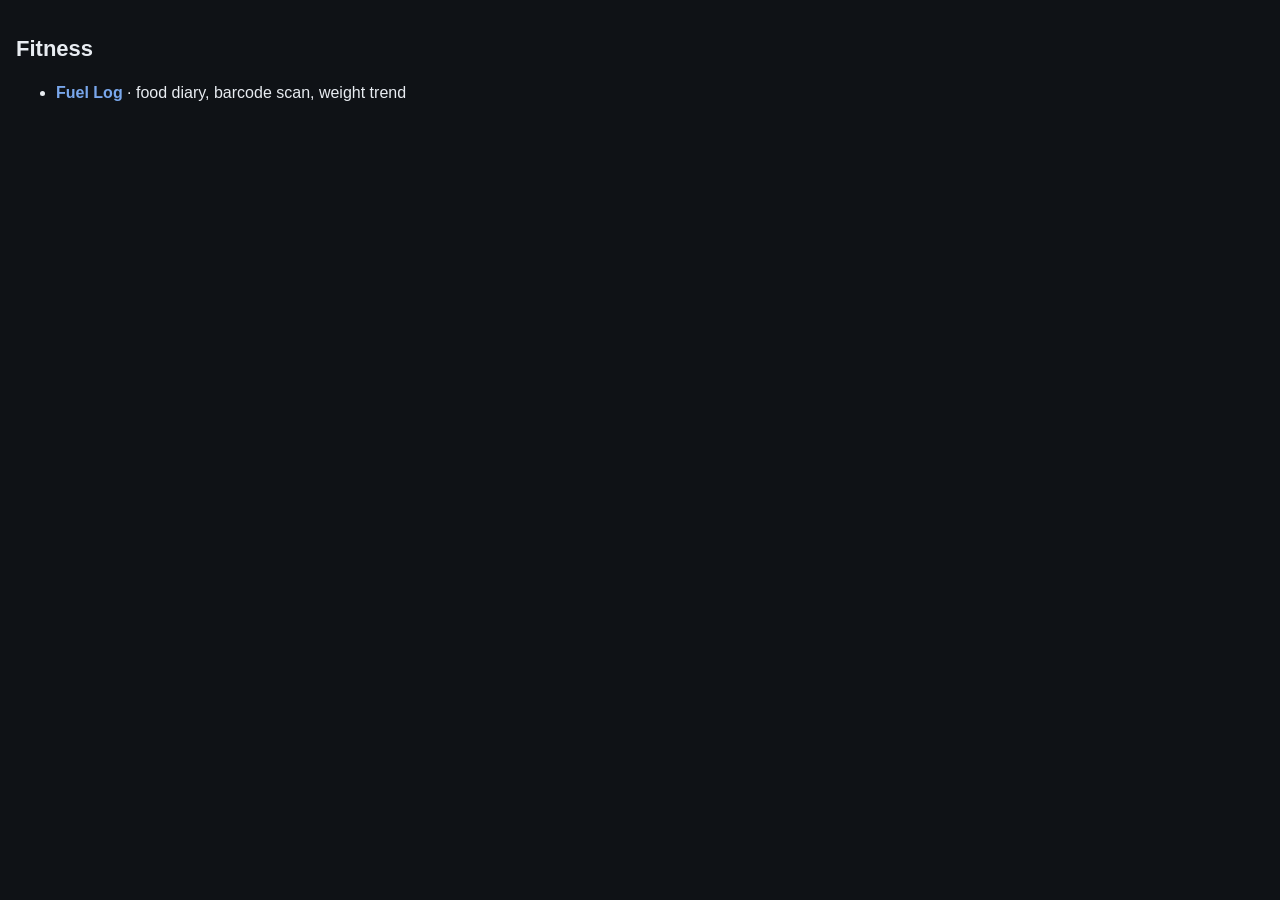
<file: index.html>
<!doctype html><html lang="en"><head><meta charset="utf-8"><meta name="viewport" content="width=device-width,initial-scale=1"><title>Fitness</title>
<style>body{margin:0;background:#0f1216;color:#e8ecf1;font:16px/1.5 Arial,sans-serif;padding:32px 16px}a{color:#79a7ec;font-weight:600;text-decoration:none}h1{font-size:22px;margin:0 0 16px}li{margin:8px 0}</style></head>
<body><h1>Fitness</h1><ul><li><a href="fuel-log/">Fuel Log</a> · food diary, barcode scan, weight trend</li></ul></body></html>
</file>
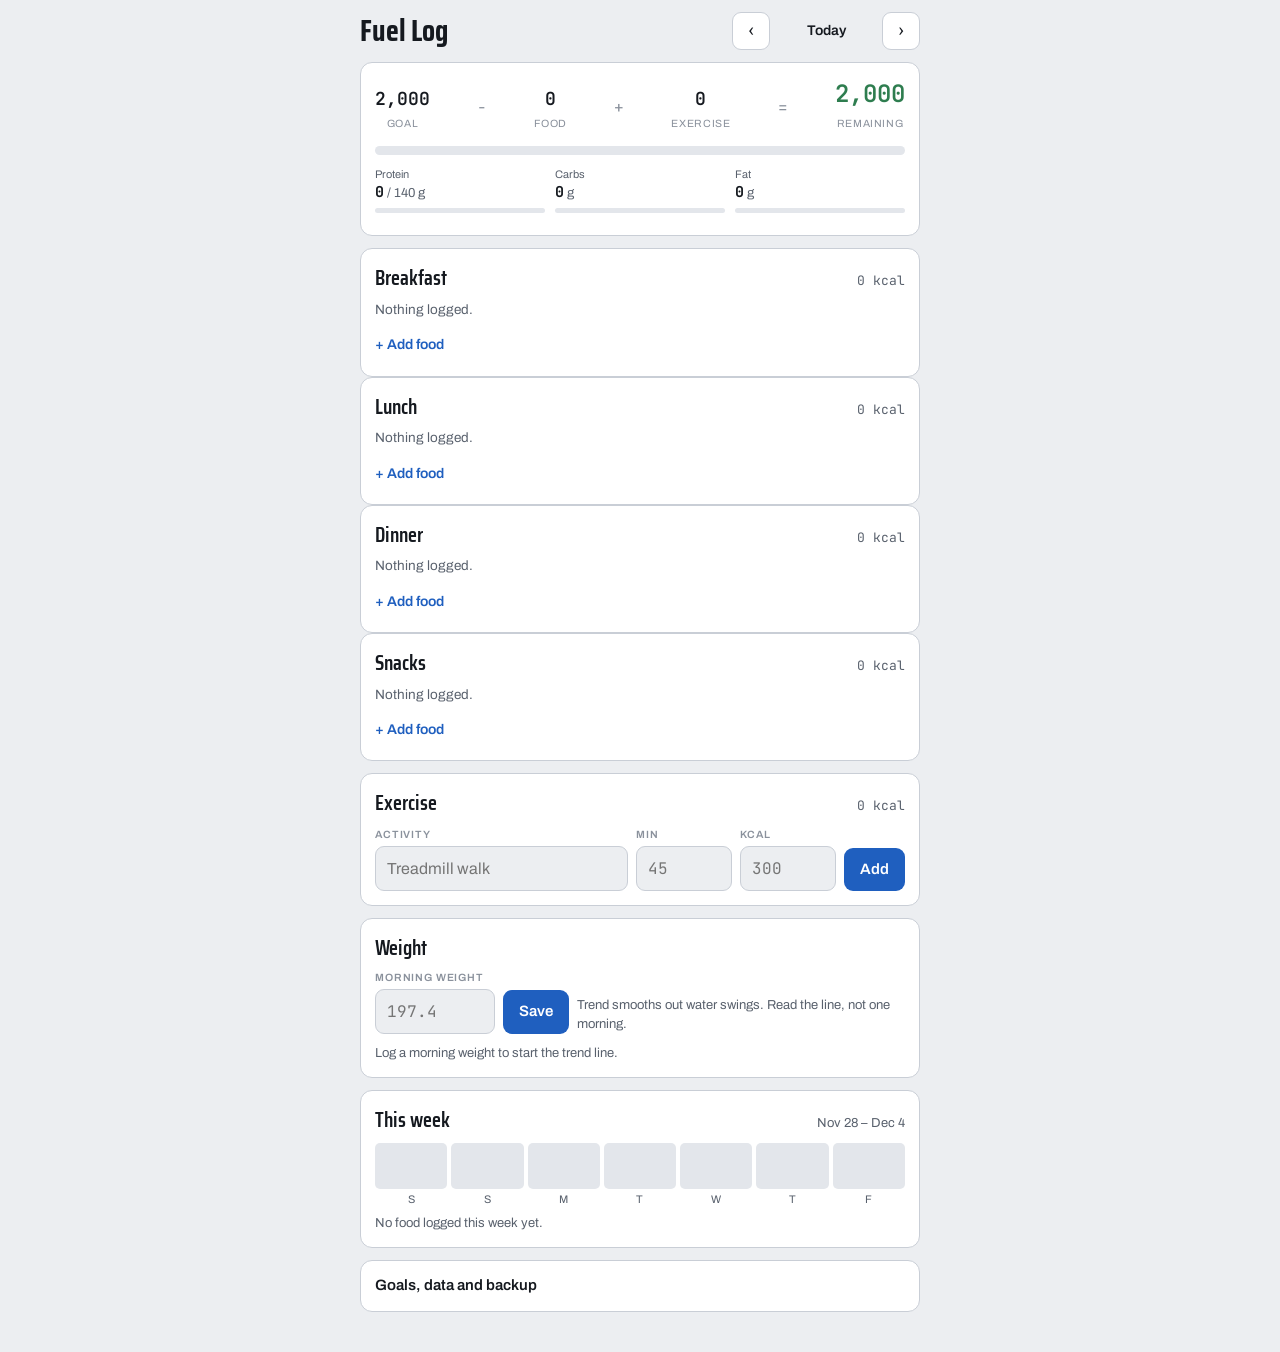
<file: fuel-log/index.html>
<!doctype html><html lang="en"><head><meta charset="utf-8"><meta name="viewport" content="width=device-width,initial-scale=1,viewport-fit=cover"><meta name="theme-color" content="#0f1216"><meta name="mobile-web-app-capable" content="yes"><link rel="manifest" href="manifest.webmanifest"><link rel="icon" href="icon-192.png"><link rel="apple-touch-icon" href="icon-192.png"><style>:root{padding-top:env(safe-area-inset-top,0px);padding-bottom:env(safe-area-inset-bottom,0px)}</style></head><body><title>Fuel Log</title>
<meta name="claude:viewport-fit-sides" content="cover">
<link rel="stylesheet" href="https://fonts.googleapis.com/css2?family=Saira+Condensed:wght@600;700&family=Archivo:wght@400;500;600&family=JetBrains+Mono:wght@500;600&display=swap">
<style>
/* Layout: one thumb-width column, same family as Lift Log and Habit Board. The day's ledger leads
   (goal − food + exercise = remaining), then the four meals, then weight. Adding food is a full-screen sheet. */
:root {
  --bg: #eceef1; --surface: #ffffff; --surface-2: #e3e6eb; --line: #c9ced6;
  --fg: #15191f; --dim: #59616d; --faint: #8a919c;
  --accent: #1f5fbf; --accent-soft: #dbe5f5; --on-accent: #ffffff;
  --good: #2e7d4f; --good-soft: #d9ecdf; --warn: #9a640a; --warn-soft: #f3e7cf; --bad: #b3392b; --bad-soft: #f4dbd7;
  --p: #2e7d4f; --c: #1f5fbf; --f: #9a640a;
  --display: "Saira Condensed", "Arial Narrow", sans-serif;
  --body: "Archivo", system-ui, -apple-system, sans-serif;
  --mono: "JetBrains Mono", ui-monospace, Menlo, monospace;
}
@media (prefers-color-scheme: dark) { :root:not([data-theme="light"]) {
  --bg: #0f1216; --surface: #171b21; --surface-2: #1f252d; --line: #2e3640;
  --fg: #e7ebf0; --dim: #9aa3ae; --faint: #6c7580;
  --accent: #79a7ec; --accent-soft: #1a2638; --on-accent: #0f1216;
  --good: #6cc58f; --good-soft: #17291f; --warn: #dcae55; --warn-soft: #2d2412; --bad: #ec8b7c; --bad-soft: #321b18;
  --p: #6cc58f; --c: #79a7ec; --f: #dcae55; color-scheme: dark; } }
:root[data-theme="dark"] {
  --bg: #0f1216; --surface: #171b21; --surface-2: #1f252d; --line: #2e3640;
  --fg: #e7ebf0; --dim: #9aa3ae; --faint: #6c7580;
  --accent: #79a7ec; --accent-soft: #1a2638; --on-accent: #0f1216;
  --good: #6cc58f; --good-soft: #17291f; --warn: #dcae55; --warn-soft: #2d2412; --bad: #ec8b7c; --bad-soft: #321b18;
  --p: #6cc58f; --c: #79a7ec; --f: #dcae55; color-scheme: dark; }
* { box-sizing: border-box; }
[hidden] { display: none !important; }
body { background: var(--bg); color: var(--fg); font-family: var(--body); font-size: 15px; line-height: 1.45; margin: 0;
  padding-left: max(14px, env(safe-area-inset-left, 0px)); padding-right: max(14px, env(safe-area-inset-right, 0px)); padding-block: 12px 40px;
  -webkit-tap-highlight-color: transparent; }
.wrap { max-width: 560px; margin: 0 auto; display: flex; flex-direction: column; gap: 12px; }
h1 { font-family: var(--display); font-size: 30px; font-weight: 700; margin: 0; line-height: 1; }
.num { font-family: var(--mono); font-variant-numeric: tabular-nums; }
.eyebrow { font-size: 10.5px; font-weight: 600; letter-spacing: .1em; text-transform: uppercase; color: var(--faint); margin: 0 0 6px; }
.sub { color: var(--dim); font-size: 13px; }
.card { background: var(--surface); border: 1px solid var(--line); border-radius: 12px; padding: 14px; min-width: 0; }
button { font: inherit; cursor: pointer; color: inherit; }
button:focus-visible, input:focus-visible, select:focus-visible { outline: 2px solid var(--accent); outline-offset: 2px; }
.go { background: var(--accent); color: var(--on-accent); border: 0; border-radius: 9px; padding: 11px 16px; font-weight: 600; font-size: 15px; }
.go:disabled { opacity: .45; }
.ghost { background: none; border: 1px solid var(--line); border-radius: 9px; padding: 9px 13px; font-weight: 500; font-size: 14px; }
.link { background: none; border: 0; color: var(--accent); font-weight: 600; font-size: 14px; padding: 6px 0; }
input[type=text], input[type=search], input[type=number], input[type=password], input[type=date], select { width: 100%; font: inherit; font-size: 16px; padding: 10px 11px; background: var(--bg); color: var(--fg); border: 1px solid var(--line); border-radius: 9px; min-width: 0; }
input[type=number] { font-family: var(--mono); }
label.lab { display: block; font-size: 10.5px; font-weight: 600; letter-spacing: .08em; text-transform: uppercase; color: var(--faint); margin-bottom: 4px; }
.row { display: flex; gap: 8px; align-items: flex-end; flex-wrap: wrap; }
.row > .grow { flex: 1 1 140px; min-width: 0; }
.row > .narrow { flex: 0 0 96px; }
.toast { font-size: 13px; color: var(--good); min-height: 1.2em; }
.toast.bad { color: var(--bad); }
/* top */
.top { display: flex; justify-content: space-between; align-items: center; gap: 8px; }
.daynav { display: flex; align-items: center; gap: 4px; }
.daynav button { width: 38px; height: 38px; border-radius: 9px; border: 1px solid var(--line); background: var(--surface); font-size: 18px; }
.daynav .d { font-weight: 600; min-width: 104px; text-align: center; font-size: 14px; }
/* ledger */
.ledger { display: grid; grid-template-columns: repeat(7, auto); justify-content: space-between; align-items: end; gap: 2px 4px; text-align: center; }
.ledger b { font-family: var(--mono); font-size: 18px; font-weight: 600; display: block; }
.ledger small { font-size: 10.5px; color: var(--faint); text-transform: uppercase; letter-spacing: .06em; }
.ledger .op { font-family: var(--mono); color: var(--faint); font-size: 16px; padding-bottom: 14px; }
.ledger .rem b { font-size: 24px; color: var(--good); }
.ledger .rem.over b { color: var(--bad); }
.bar { height: 9px; background: var(--surface-2); border-radius: 5px; overflow: hidden; margin-top: 12px; }
.bar i { display: block; height: 100%; width: 0; background: var(--accent); border-radius: 5px; transition: width .25s; }
.bar.over i { background: var(--bad); }
.macros { display: grid; grid-template-columns: repeat(3, 1fr); gap: 10px; margin-top: 12px; }
.macro small { display: block; font-size: 11px; color: var(--dim); }
.macro b { font-family: var(--mono); font-size: 15px; }
.macro .bar { height: 5px; margin-top: 4px; }
.note { font-size: 12px; color: var(--dim); margin-top: 8px; }
/* meals */
.meal-head { display: flex; justify-content: space-between; align-items: baseline; gap: 8px; }
.meal-head h2 { font-family: var(--display); font-size: 21px; font-weight: 600; margin: 0; }
.meal-head .num { color: var(--dim); font-size: 13px; }
.entry { display: flex; align-items: center; gap: 10px; padding: 9px 0; border-top: 1px solid var(--line); width: 100%; background: none; border-left: 0; border-right: 0; border-bottom: 0; text-align: left; }
.entry .e-main { flex: 1; min-width: 0; }
.entry .e-name { font-weight: 500; font-size: 14.5px; overflow-wrap: anywhere; }
.entry .e-sub { font-size: 12px; color: var(--dim); }
.entry .e-k { font-family: var(--mono); font-size: 14px; flex: none; }
.meal-actions { display: flex; gap: 14px; margin-top: 4px; flex-wrap: wrap; }
.empty { color: var(--dim); font-size: 13.5px; padding: 6px 0; }
/* sheet */
.sheet { position: fixed; inset: 0; z-index: 30; background: var(--bg); overflow-y: auto;
  padding: calc(12px + env(safe-area-inset-top, 0px)) max(14px, env(safe-area-inset-right, 0px)) calc(24px + env(safe-area-inset-bottom, 0px)) max(14px, env(safe-area-inset-left, 0px)); }
.sheet-head { display: flex; align-items: center; justify-content: space-between; gap: 10px; }
.sheet-head h2 { font-family: var(--display); font-size: 24px; margin: 0; }
.x { width: 40px; height: 40px; border-radius: 10px; border: 1px solid var(--line); background: var(--surface); font-size: 20px; }
.tabs { display: flex; gap: 2px; background: var(--surface-2); border-radius: 10px; padding: 3px; overflow-x: auto; }
.tabs button { flex: 1 1 auto; min-width: 0; border: 0; background: none; border-radius: 8px; padding: 8px 6px; font-weight: 600; font-size: 13px; color: var(--dim); white-space: nowrap; }
.tabs button[aria-selected="true"] { background: var(--surface); color: var(--fg); box-shadow: 0 1px 2px rgba(0,0,0,.08); }
.result { display: flex; gap: 10px; align-items: center; width: 100%; text-align: left; padding: 10px 0; border: 0; border-top: 1px solid var(--line); background: none; }
.result:first-child { border-top: 0; }
.result .r-main { flex: 1; min-width: 0; }
.result .r-name { font-weight: 500; overflow-wrap: anywhere; }
.result .r-sub { font-size: 12px; color: var(--dim); }
.result .r-k { font-family: var(--mono); font-size: 13px; flex: 0 1 auto; max-width: 42%; text-align: right; overflow-wrap: anywhere; }
.scan-box { position: relative; width: 100%; aspect-ratio: 4 / 3; background: #000; border-radius: 12px; overflow: hidden; }
.scan-box video { width: 100%; height: 100%; object-fit: cover; }
.scan-box .aim { position: absolute; left: 12%; right: 12%; top: 38%; height: 24%; border: 2px solid rgba(255,255,255,.85); border-radius: 10px; }
.facts { display: grid; grid-template-columns: repeat(4, 1fr); gap: 8px; text-align: center; margin-top: 12px; }
.facts div { background: var(--surface-2); border-radius: 9px; padding: 8px 4px; }
.facts b { display: block; font-family: var(--mono); font-size: 17px; }
.facts small { font-size: 10.5px; color: var(--dim); text-transform: uppercase; letter-spacing: .05em; }
.pill { display: inline-block; font-size: 10.5px; font-weight: 600; letter-spacing: .05em; text-transform: uppercase; padding: 2px 7px; border-radius: 20px; background: var(--surface-2); color: var(--dim); }
.pill.good { background: var(--good-soft); color: var(--good); } .pill.bad { background: var(--bad-soft); color: var(--bad); }
/* weight */
svg { display: block; max-width: 100%; height: auto; }
.week { display: grid; grid-template-columns: repeat(7, 1fr); gap: 4px; margin-top: 8px; }
.week div { text-align: center; font-size: 11px; color: var(--dim); }
.week i { display: block; height: 46px; background: var(--surface-2); border-radius: 5px; position: relative; overflow: hidden; margin-bottom: 3px; }
.week i b { position: absolute; left: 0; right: 0; bottom: 0; background: var(--accent); }
.week i b.over { background: var(--bad); }
.week i b.none { background: transparent; }
/* photo estimate */
.ph-img { width: 100%; max-height: 260px; object-fit: cover; border-radius: 10px; margin-top: 10px; display: block; }
.est { border-top: 1px solid var(--line); padding: 10px 0; }
.est:first-child { border-top: 0; }
.est-top { display: flex; gap: 9px; align-items: center; font-weight: 500; }
.est-top input { width: 18px; height: 18px; flex: none; }
.est-top .e-name { flex: 1; min-width: 0; overflow-wrap: anywhere; }
.est .e-sub { font-size: 12px; color: var(--dim); margin: 2px 0 6px 27px; }
.est .row { margin-left: 27px; }
.est .row > div { flex: 0 0 84px; }
.est-total { font-weight: 600; margin-top: 6px; }
.group { margin: 12px 0 2px; }
.group:first-child { margin-top: 0; }
details.card > summary { cursor: pointer; font-weight: 600; list-style: none; }
details.card > summary::-webkit-details-marker { display: none; }
@media (prefers-reduced-motion: reduce) { * { transition: none !important; } }
</style>

<div class="wrap">
  <div class="top">
    <h1>Fuel Log</h1>
    <div class="daynav">
      <button id="prev" aria-label="Previous day">‹</button>
      <span class="d" id="day-label">Today</span>
      <button id="next" aria-label="Next day">›</button>
    </div>
  </div>

  <section class="card" aria-label="Today's calories">
    <div class="ledger">
      <div><b id="l-goal">2,000</b><small>Goal</small></div><span class="op">−</span>
      <div><b id="l-food">0</b><small>Food</small></div><span class="op">+</span>
      <div><b id="l-ex">0</b><small>Exercise</small></div><span class="op">=</span>
      <div class="rem" id="l-rem-box"><b id="l-rem">2,000</b><small id="l-rem-lab">Remaining</small></div>
    </div>
    <div class="bar" id="kbar"><i id="kfill"></i></div>
    <div class="macros">
      <div class="macro"><small>Protein</small><b id="m-p">0</b><span class="sub" id="m-p-t"> / 140 g</span><div class="bar"><i id="m-p-bar" style="background:var(--p)"></i></div></div>
      <div class="macro"><small>Carbs</small><b id="m-c">0</b><span class="sub" id="m-c-t"> g</span><div class="bar"><i id="m-c-bar" style="background:var(--c)"></i></div></div>
      <div class="macro"><small>Fat</small><b id="m-f">0</b><span class="sub" id="m-f-t"> g</span><div class="bar"><i id="m-f-bar" style="background:var(--f)"></i></div></div>
    </div>
    <div class="note" id="ex-note"></div>
  </section>

  <div id="meals"></div>

  <section class="card">
    <div class="meal-head"><h2>Exercise</h2><span class="num" id="ex-total">0 kcal</span></div>
    <div id="ex-list"></div>
    <div class="row" style="margin-top:8px">
      <div class="grow"><label class="lab" for="ex-name">Activity</label><input type="text" id="ex-name" placeholder="Treadmill walk" autocomplete="off"></div>
      <div class="narrow"><label class="lab" for="ex-min">Min</label><input type="number" id="ex-min" inputmode="numeric" placeholder="45"></div>
      <div class="narrow"><label class="lab" for="ex-kcal">Kcal</label><input type="number" id="ex-kcal" inputmode="numeric" placeholder="300"></div>
      <button class="go" id="ex-add">Add</button>
    </div>
  </section>

  <section class="card">
    <div class="meal-head"><h2>Weight</h2><span class="num" id="w-today"></span></div>
    <div class="row" style="margin-top:6px">
      <div class="narrow" style="flex-basis:120px"><label class="lab" for="w-in">Morning weight</label><input type="number" id="w-in" inputmode="decimal" step="0.1" placeholder="197.4"></div>
      <button class="go" id="w-save">Save</button>
      <div class="sub grow">Trend smooths out water swings. Read the line, not one morning.</div>
    </div>
    <div id="w-chart" style="margin-top:10px"></div>
    <div class="sub" id="w-stats"></div>
  </section>

  <section class="card">
    <div class="meal-head"><h2>This week</h2><span class="sub" id="wk-range"></span></div>
    <div class="week" id="wk-bars"></div>
    <div class="sub" id="wk-stats" style="margin-top:6px"></div>
  </section>

  <details class="card" id="settings">
    <summary>Goals, data and backup</summary>
    <div class="row" style="margin-top:10px">
      <div class="grow"><label class="lab" for="s-kcal">Calorie ceiling</label><input type="number" id="s-kcal" inputmode="numeric"></div>
      <div class="grow"><label class="lab" for="s-p">Protein target (g)</label><input type="number" id="s-p" inputmode="numeric"></div>
    </div>
    <div class="row" style="margin-top:8px">
      <div class="grow"><label class="lab" for="s-c">Carbs (g, optional)</label><input type="number" id="s-c" inputmode="numeric"></div>
      <div class="grow"><label class="lab" for="s-f">Fat (g, optional)</label><input type="number" id="s-f" inputmode="numeric"></div>
    </div>
    <label style="display:flex;gap:9px;align-items:center;margin-top:10px;font-size:14px"><input type="checkbox" id="s-exback" style="width:18px;height:18px"> Add exercise calories back to the goal</label>
    <div class="row" style="margin-top:12px"><button class="go" id="s-save">Save goals</button></div>
    <div class="row" style="margin-top:14px">
      <button class="ghost" id="exp-json">Back up (JSON)</button>
      <button class="ghost" id="exp-csv">Export diary (CSV)</button>
      <label class="ghost" for="imp" style="cursor:pointer">Restore backup<input type="file" id="imp" accept="application/json,.json" hidden></label>
    </div>
    <div class="toast" id="s-toast"></div>
    <p class="eyebrow" style="margin-top:14px">Photo estimates</p>
    <div class="row">
      <div class="grow"><label class="lab" for="s-gkey">Gemini API key</label><input type="password" id="s-gkey" autocomplete="off" placeholder="Paste a key from Google AI Studio"></div>
      <button class="go" id="s-gsave">Save key</button>
      <button class="ghost" id="s-gdel" hidden>Remove key</button>
    </div>
    <div class="sub" id="s-gstat" style="margin-top:6px"></div>
    <p class="sub" style="margin:8px 0 0">Everything lives on this phone. Food data comes from Open Food Facts, a free, open database. Check labels for exact numbers.</p>
  </details>
</div>

<!-- ADD FOOD SHEET -->
<div class="sheet" id="sheet" hidden role="dialog" aria-modal="true" aria-labelledby="sheet-title">
  <div class="wrap">
    <div class="sheet-head"><h2 id="sheet-title">Add to Breakfast</h2><button class="x" id="sheet-x" aria-label="Close">×</button></div>
    <div class="tabs" role="tablist" id="tabs">
      <button role="tab" data-t="plan" aria-selected="false">Planned</button>
      <button role="tab" data-t="search" aria-selected="true">Search</button>
      <button role="tab" data-t="scan" aria-selected="false">Scan</button>
      <button role="tab" data-t="photo" aria-selected="false">Photo</button>
      <button role="tab" data-t="saved" aria-selected="false">Saved</button>
      <button role="tab" data-t="quick" aria-selected="false">Quick</button>
    </div>

    <section id="t-plan" class="card" hidden>
      <div class="sub" id="plan-head"></div>
      <div id="plan-list" style="margin-top:6px"></div>
    </section>

    <section id="t-photo" class="card" hidden>
      <div id="ph-nokey" class="sub" hidden>Photo estimates need a Gemini API key. Add one under <b>Goals, data and backup</b> on the main screen.</div>
      <div class="row">
        <label class="go" for="ph-cam" style="cursor:pointer">Take a photo<input type="file" id="ph-cam" accept="image/*" capture="environment" hidden></label>
        <label class="ghost" for="ph-lib" style="cursor:pointer">From gallery<input type="file" id="ph-lib" accept="image/*" hidden></label>
      </div>
      <img id="ph-img" class="ph-img" alt="Meal photo" hidden>
      <div class="row" style="margin-top:10px">
        <div class="grow"><label class="lab" for="ph-note">Anything the photo won't show</label><input type="text" id="ph-note" placeholder="Ate about half · extra ranch" autocomplete="off"></div>
        <button class="go" id="ph-go" disabled>Estimate</button>
      </div>
      <div class="toast" id="ph-toast"></div>
      <div id="ph-results"></div>
      <div class="est-total" id="ph-total" hidden></div>
      <div class="row" style="margin-top:10px"><button class="go" id="ph-add" hidden>Add to Breakfast</button></div>
      <p class="sub" style="margin:10px 0 0">Gemini estimates from the picture and this week's meal plan. Expect it to be off by a quarter either way; fix the numbers before adding. The photo isn't saved.</p>
    </section>

    <section id="t-search" class="card">
      <form class="row" id="q-form">
        <div class="grow"><input type="search" id="q" placeholder="Search foods, e.g. greek yogurt" autocomplete="off" enterkeyhint="search"></div>
        <button class="go" type="submit">Search</button>
      </form>
      <div class="toast" id="q-toast"></div>
      <div id="q-results"></div>
    </section>

    <section id="t-scan" class="card" hidden>
      <div class="scan-box" id="scan-box" hidden><video id="scan-video" playsinline muted></video><div class="aim"></div></div>
      <div class="row" style="margin-top:10px">
        <button class="go" id="scan-start">Scan a barcode</button>
        <label class="ghost" for="scan-photo" style="cursor:pointer">Take a photo<input type="file" id="scan-photo" accept="image/*" capture="environment" hidden></label>
      </div>
      <div class="row" style="margin-top:10px">
        <div class="grow"><label class="lab" for="bc">Or type the barcode</label><input type="text" id="bc" inputmode="numeric" placeholder="0737628064502" autocomplete="off"></div>
        <button class="go" id="bc-go">Look up</button>
      </div>
      <div class="toast" id="scan-toast"></div>
    </section>

    <section id="t-saved" class="card" hidden>
      <p class="eyebrow">Recent</p>
      <div id="recent-list"></div>
      <p class="eyebrow" style="margin-top:14px">My foods</p>
      <div id="mine-list"></div>
      <p class="eyebrow" style="margin-top:12px">New food</p>
      <div class="row"><div class="grow"><label class="lab" for="cf-name">Name</label><input type="text" id="cf-name" placeholder="Meal-prep beef bowl" autocomplete="off"></div></div>
      <div class="row" style="margin-top:8px">
        <div class="grow"><label class="lab" for="cf-serv">Serving</label><input type="text" id="cf-serv" placeholder="1 bowl" autocomplete="off"></div>
        <div class="narrow"><label class="lab" for="cf-kcal">Kcal</label><input type="number" id="cf-kcal" inputmode="numeric"></div>
      </div>
      <div class="row" style="margin-top:8px">
        <div class="grow"><label class="lab" for="cf-p">Protein g</label><input type="number" id="cf-p" inputmode="decimal"></div>
        <div class="grow"><label class="lab" for="cf-c">Carbs g</label><input type="number" id="cf-c" inputmode="decimal"></div>
        <div class="grow"><label class="lab" for="cf-f">Fat g</label><input type="number" id="cf-f" inputmode="decimal"></div>
      </div>
      <input type="hidden" id="cf-barcode">
      <div class="row" style="margin-top:10px"><button class="go" id="cf-save">Save food</button></div>
      <div class="toast" id="cf-toast"></div>
    </section>

    <section id="t-quick" class="card" hidden>
      <div class="row">
        <div class="grow"><label class="lab" for="qa-name">What it was</label><input type="text" id="qa-name" placeholder="Shawarma plate" autocomplete="off"></div>
      </div>
      <div class="row" style="margin-top:8px">
        <div class="grow"><label class="lab" for="qa-kcal">Kcal</label><input type="number" id="qa-kcal" inputmode="numeric"></div>
        <div class="grow"><label class="lab" for="qa-p">Protein g</label><input type="number" id="qa-p" inputmode="decimal"></div>
        <button class="go" id="qa-add">Add</button>
      </div>
      <div class="toast" id="qa-toast"></div>
    </section>

    <!-- serving picker for a chosen food -->
    <section id="pick" class="card" hidden>
      <div class="eyebrow" id="pick-src"></div>
      <div style="font-weight:600;font-size:17px" id="pick-name"></div>
      <div class="sub" id="pick-brand"></div>
      <div class="row" style="margin-top:10px">
        <div class="narrow"><label class="lab" for="pick-qty">Amount</label><input type="number" id="pick-qty" inputmode="decimal" step="0.25" value="1"></div>
        <div class="grow"><label class="lab" for="pick-unit">Unit</label><select id="pick-unit"></select></div>
      </div>
      <div class="facts">
        <div><b id="pk-k">0</b><small>kcal</small></div><div><b id="pk-p">0</b><small>protein</small></div>
        <div><b id="pk-c">0</b><small>carbs</small></div><div><b id="pk-f">0</b><small>fat</small></div>
      </div>
      <div class="row" style="margin-top:12px">
        <button class="go" id="pick-add">Add to Breakfast</button>
        <button class="ghost" id="pick-del" hidden>Remove</button>
        <button class="link" id="pick-back">Back</button>
      </div>
    </section>
  </div>
</div>

<script>
(function () {
  "use strict";
  var KEY = "fuel-log-v1";
  var MEALS = [["b", "Breakfast"], ["l", "Lunch"], ["d", "Dinner"], ["s", "Snacks"]];
  // Nate's protocol (wiki: moderate-cut-protocol-2026-10-18): 2,000 ceiling, 140 g protein, 198 -> 180, 1.5 lb/wk.
  var PLAN = { start: 198, goal: 180, startDate: "2026-10-18", ratePerWk: 1.5 };
  var OFF = "https://world.openfoodfacts.org";
  var FIELDS = "code,product_name,brands,nutriments,serving_size,serving_quantity,serving_quantity_unit";

  var S = load();
  var day = today(), sheet = { meal: "b", food: null, editing: null, tab: "search" };

  /* ---------- storage ---------- */
  function blank() { return { v: 1, days: {}, foods: {}, recent: [], settings: { kcal: 2000, protein: 140, carbs: 0, fat: 0, exBack: false } }; }
  function norm(s) { if (!s || s.v !== 1 || typeof s.days !== "object") return null; s.settings = Object.assign(blank().settings, s.settings || {}); s.foods = s.foods || {}; s.recent = s.recent || []; return s; }
  function load() { try { var s = norm(JSON.parse(localStorage.getItem(KEY) || "null")); if (s) { s.settings = Object.assign(blank().settings, s.settings || {}); s.foods = s.foods || {}; s.recent = s.recent || []; s.days = s.days || {}; return s; } } catch (e) {} return blank(); }
  function save() { try { localStorage.setItem(KEY, JSON.stringify(S)); return true; } catch (e) { toast("s-toast", "Couldn't save on this phone (storage full or private mode).", true); return false; } }
  function dayRec(d) { var r = S.days[d]; if (!r) { r = S.days[d] = { meals: { b: [], l: [], d: [], s: [] }, exercise: [] }; } r.meals = r.meals || { b: [], l: [], d: [], s: [] }; MEALS.forEach(function (m) { r.meals[m[0]] = r.meals[m[0]] || []; }); r.exercise = r.exercise || []; return r; }
  function peek(d) { return S.days[d] || null; }

  /* ---------- dates & format ---------- */
  function pad(n) { return (n < 10 ? "0" : "") + n; }
  function iso(d) { return d.getFullYear() + "-" + pad(d.getMonth() + 1) + "-" + pad(d.getDate()); }
  function today() { return iso(new Date()); }
  function parseISO(s) { var p = s.split("-"); return new Date(+p[0], +p[1] - 1, +p[2]); }
  function addDays(s, n) { var d = parseISO(s); d.setDate(d.getDate() + n); return iso(d); }
  function between(a, b) { return Math.round((parseISO(b) - parseISO(a)) / 86400000); }
  var DOW = ["Sun", "Mon", "Tue", "Wed", "Thu", "Fri", "Sat"], MON = ["Jan", "Feb", "Mar", "Apr", "May", "Jun", "Jul", "Aug", "Sep", "Oct", "Nov", "Dec"];
  function pretty(s) { var d = parseISO(s); return DOW[d.getDay()] + " " + MON[d.getMonth()] + " " + d.getDate(); }
  function n0(x) { return Math.round(x || 0).toLocaleString("en-US"); }
  function n1(x) { return (Math.round((x || 0) * 10) / 10).toString(); }
  function el(id) { return document.getElementById(id); }
  function mk(tag, cls, text) { var n = document.createElement(tag); if (cls) n.className = cls; if (text != null) n.textContent = text; return n; }
  function toast(id, msg, bad) { var t = el(id); if (!t) return; t.textContent = msg || ""; t.className = "toast" + (bad ? " bad" : ""); if (msg) setTimeout(function () { if (t.textContent === msg) t.textContent = ""; }, 4000); }
  function uid() { return Date.now().toString(36) + Math.random().toString(36).slice(2, 7); }

  /* ---------- nutrition math ---------- */
  function totals(d) {
    var r = peek(d), t = { k: 0, p: 0, c: 0, f: 0, ex: 0, n: 0 };
    if (!r) return t;
    MEALS.forEach(function (m) { (r.meals[m[0]] || []).forEach(function (e) { t.k += e.kcal || 0; t.p += e.p || 0; t.c += e.c || 0; t.f += e.f || 0; t.n++; }); });
    (r.exercise || []).forEach(function (x) { t.ex += x.kcal || 0; });
    return t;
  }
  // grams in one of a food's units
  function unitsFor(food) {
    var u = [];
    if (food.serving && food.serving.grams) u.push({ id: "serving", label: food.serving.label || "serving", grams: food.serving.grams });
    else if (food.perServing) u.push({ id: "serving", label: (food.serving && food.serving.label) || "serving", grams: 0 });
    if (food.per100) { u.push({ id: "g", label: "grams", grams: 1 }); u.push({ id: "oz", label: "ounces", grams: 28.3495 }); }
    return u;
  }
  function nutrition(food, qty, unitId) {
    var unit = unitsFor(food).filter(function (u) { return u.id === unitId; })[0] || unitsFor(food)[0];
    if (!unit) return { k: 0, p: 0, c: 0, f: 0 };
    if (unit.id === "serving" && food.perServing && !food.per100) { var s = food.perServing; return { k: s.kcal * qty, p: s.p * qty, c: s.c * qty, f: s.f * qty }; }
    var g = unit.grams * qty, h = food.per100 || {};
    return { k: (h.kcal || 0) * g / 100, p: (h.p || 0) * g / 100, c: (h.c || 0) * g / 100, f: (h.f || 0) * g / 100 };
  }
  function unitText(food, qty, unitId) {
    var u = unitsFor(food).filter(function (x) { return x.id === unitId; })[0];
    if (!u) return "";
    if (u.id === "g") return n1(qty) + " g";
    if (u.id === "oz") return n1(qty) + " oz";
    return qty === 1 ? u.label : n1(qty) + " × " + u.label;
  }
  // Open Food Facts product -> our food
  function fromOFF(p) {
    var n = p.nutriments || {}, kcal = n["energy-kcal_100g"];
    if (kcal == null && n["energy_100g"] != null) kcal = n["energy_100g"] / 4.184; // kJ only
    if (kcal == null) return null;
    var grams = null;
    if (p.serving_quantity && (!p.serving_quantity_unit || /^(g|ml)$/i.test(p.serving_quantity_unit))) grams = +p.serving_quantity;
    else if (p.serving_size) { var m = String(p.serving_size).match(/([\d.]+)\s*(g|ml)\b/i); if (m) grams = +m[1]; }
    return {
      id: "off-" + (p.code || uid()), source: "off", barcode: p.code || "", name: (p.product_name || "").trim() || "Unnamed product",
      brand: (p.brands || "").split(",")[0].trim(),
      per100: { kcal: +kcal || 0, p: +(n.proteins_100g || 0), c: +(n.carbohydrates_100g || 0), f: +(n.fat_100g || 0) },
      serving: grams ? { label: p.serving_size || grams + " g", grams: grams } : null
    };
  }
  function per(food) {
    if (food.per100 && food.serving && food.serving.grams) { var x = nutrition(food, 1, "serving"); return n0(x.k) + " kcal · " + food.serving.label; }
    if (food.per100) return n0(food.per100.kcal) + " kcal · 100 g";
    if (food.source === "plan") return n0(food.perServing.kcal) + " kcal";
    if (food.perServing) return n0(food.perServing.kcal) + " kcal · " + ((food.serving && food.serving.label) || "serving");
    return "";
  }

  /* ---------- main render ---------- */
  function render() {
    var t = totals(day), set = S.settings, goal = set.kcal + (set.exBack ? t.ex : 0), rem = goal - t.k;
    el("day-label").textContent = day === today() ? "Today" : (day === addDays(today(), -1) ? "Yesterday" : pretty(day));
    el("next").disabled = day >= today();
    el("l-goal").textContent = n0(set.kcal);
    el("l-food").textContent = n0(t.k);
    el("l-ex").textContent = n0(set.exBack ? t.ex : 0);
    el("l-rem").textContent = n0(Math.abs(rem));
    el("l-rem-lab").textContent = rem >= 0 ? "Remaining" : "Over";
    el("l-rem-box").className = "rem" + (rem < 0 ? " over" : "");
    el("kfill").style.width = Math.min(100, goal ? t.k / goal * 100 : 0) + "%";
    el("kbar").className = "bar" + (rem < 0 ? " over" : "");
    [["p", set.protein], ["c", set.carbs], ["f", set.fat]].forEach(function (m) {
      el("m-" + m[0]).textContent = n0(t[m[0]]);
      el("m-" + m[0] + "-t").textContent = m[1] ? " / " + n0(m[1]) + " g" : " g";
      el("m-" + m[0] + "-bar").style.width = (m[1] ? Math.min(100, t[m[0]] / m[1] * 100) : 0) + "%";
    });
    el("ex-note").textContent = t.ex && !set.exBack ? n0(t.ex) + " kcal of exercise logged, not added back: the ceiling holds (change under Goals)." : "";
    renderMeals(); renderExercise(); renderWeight(); renderWeek();
  }

  function renderMeals() {
    var host = el("meals"); host.textContent = "";
    var r = peek(day);
    MEALS.forEach(function (m) {
      var list = (r && r.meals[m[0]]) || [], k = list.reduce(function (a, e) { return a + (e.kcal || 0); }, 0);
      var card = mk("section", "card"), head = mk("div", "meal-head");
      head.appendChild(mk("h2", null, m[1])); head.appendChild(mk("span", "num", n0(k) + " kcal"));
      card.appendChild(head);
      if (!list.length) card.appendChild(mk("div", "empty", "Nothing logged."));
      list.forEach(function (e) {
        var b = mk("button", "entry"); b.type = "button";
        var main = mk("div", "e-main"); main.appendChild(mk("div", "e-name", e.name));
        main.appendChild(mk("div", "e-sub", [e.brand, e.amount, e.p ? n0(e.p) + " g protein" : ""].filter(Boolean).join(" · ")));
        b.appendChild(main); b.appendChild(mk("span", "e-k", n0(e.kcal)));
        b.addEventListener("click", function () { editEntry(m[0], e.id); });
        card.appendChild(b);
      });
      var acts = mk("div", "meal-actions"), add = mk("button", "link", "+ Add food");
      add.addEventListener("click", function () { openSheet(m[0]); });
      acts.appendChild(add);
      var y = peek(addDays(day, -1));
      if (y && y.meals[m[0]] && y.meals[m[0]].length) {
        var cp = mk("button", "link", "Copy yesterday's " + m[1].toLowerCase());
        cp.addEventListener("click", function () {
          var src = peek(addDays(day, -1)).meals[m[0]], dst = dayRec(day).meals[m[0]];
          src.forEach(function (e) { dst.push(Object.assign({}, e, { id: uid() })); });
          save(); render();
        });
        acts.appendChild(cp);
      }
      card.appendChild(acts);
      host.appendChild(card);
    });
  }

  function renderExercise() {
    var r = peek(day), list = (r && r.exercise) || [], host = el("ex-list"); host.textContent = "";
    el("ex-total").textContent = n0(list.reduce(function (a, x) { return a + (x.kcal || 0); }, 0)) + " kcal";
    list.forEach(function (x, i) {
      var b = mk("div", "entry"), main = mk("div", "e-main");
      main.appendChild(mk("div", "e-name", x.name)); main.appendChild(mk("div", "e-sub", x.min ? x.min + " min" : ""));
      b.appendChild(main); b.appendChild(mk("span", "e-k", n0(x.kcal)));
      var del = mk("button", "link", "Remove"); del.style.marginLeft = "8px";
      del.addEventListener("click", function () { dayRec(day).exercise.splice(i, 1); save(); render(); });
      b.appendChild(del); host.appendChild(b);
    });
  }

  /* ---------- weight ---------- */
  function weighIns() { return Object.keys(S.days).sort().filter(function (d) { return typeof S.days[d].weight === "number"; }).map(function (d) { return { d: d, w: S.days[d].weight }; }); }
  function trend() { var t = null; return weighIns().map(function (x) { t = t === null ? x.w : t + 0.1 * (x.w - t); return { d: x.d, w: x.w, t: t }; }); }
  function planned(d) { var k = between(PLAN.startDate, d); return k < 0 ? PLAN.start : Math.max(PLAN.goal, PLAN.start - PLAN.ratePerWk * k / 7); }
  function renderWeight() {
    var r = peek(day); el("w-today").textContent = r && typeof r.weight === "number" ? n1(r.weight) + " lb" : "";
    var tr = trend(), host = el("w-chart"); host.textContent = "";
    if (!tr.length) { el("w-stats").textContent = "Log a morning weight to start the trend line."; return; }
    var last = tr[tr.length - 1], v = last.t - planned(last.d);
    el("w-stats").textContent = "Trend " + n1(last.t) + " lb · " + (v <= 0 ? n1(-v) + " lb ahead of" : n1(v) + " lb behind") + " the 198 → 180 plan · " + tr.length + " weigh-in" + (tr.length > 1 ? "s" : "");
    var W = 520, H = 150, L = 34, R = 10, T = 10, B = 20, first = tr[0].d, span = Math.max(1, between(first, last.d));
    var lo = Math.floor(Math.min.apply(null, tr.map(function (x) { return Math.min(x.w, x.t); })) - 1), hi = Math.ceil(Math.max.apply(null, tr.map(function (x) { return Math.max(x.w, x.t); })) + 1);
    var X = function (d) { return L + between(first, d) / span * (W - L - R); }, Y = function (w) { return T + (hi - w) / (hi - lo) * (H - T - B); };
    var ns = "http://www.w3.org/2000/svg", svg = document.createElementNS(ns, "svg"); svg.setAttribute("viewBox", "0 0 " + W + " " + H); svg.setAttribute("role", "img"); svg.setAttribute("aria-label", "Weight trend");
    function add(t, a, txt) { var n = document.createElementNS(ns, t); Object.keys(a).forEach(function (k) { n.setAttribute(k, a[k]); }); if (txt != null) n.textContent = txt; svg.appendChild(n); }
    [lo, Math.round((lo + hi) / 2), hi].forEach(function (g) { add("line", { x1: L, x2: W - R, y1: Y(g), y2: Y(g), stroke: "var(--line)" }); add("text", { x: L - 5, y: Y(g) + 3.5, "text-anchor": "end", "font-size": 10, "font-family": "var(--mono)", fill: "var(--faint)" }, String(g)); });
    tr.forEach(function (x) { add("circle", { cx: X(x.d), cy: Y(x.w), r: 2.3, fill: "var(--faint)" }); });
    if (tr.length > 1) add("polyline", { points: tr.map(function (x) { return X(x.d) + "," + Y(x.t); }).join(" "), fill: "none", stroke: "var(--accent)", "stroke-width": 2.5, "stroke-linejoin": "round" });
    add("circle", { cx: X(last.d), cy: Y(last.t), r: 4.5, fill: "var(--accent)", stroke: "var(--surface)", "stroke-width": 2 });
    host.appendChild(svg);
  }

  /* ---------- week ---------- */
  function renderWeek() {
    var end = day, start = addDays(end, -6), host = el("wk-bars"); host.textContent = "";
    el("wk-range").textContent = pretty(start).slice(4) + " – " + pretty(end).slice(4);
    var logged = 0, under = 0, sumK = 0, sumP = 0, ceil = S.settings.kcal;
    for (var i = 0; i < 7; i++) {
      var d = addDays(start, i), t = totals(d), col = mk("div"), barBox = mk("i"), fill = mk("b");
      if (t.n) { logged++; sumK += t.k; sumP += t.p; if (t.k <= ceil) under++; fill.style.height = Math.min(100, t.k / (ceil * 1.3) * 100) + "%"; if (t.k > ceil) fill.className = "over"; }
      else fill.className = "none";
      barBox.appendChild(fill); col.appendChild(barBox); col.appendChild(document.createTextNode(DOW[parseISO(d).getDay()][0]));
      col.title = pretty(d) + (t.n ? ": " + n0(t.k) + " kcal" : ": not logged");
      host.appendChild(col);
    }
    el("wk-stats").textContent = logged ? "Average " + n0(sumK / logged) + " kcal · " + under + " of " + logged + " logged days under " + n0(ceil) + " · protein " + n0(sumP / logged) + " g/day" : "No food logged this week yet.";
  }

  /* ---------- add-food sheet ---------- */
  function mealName(k) { return MEALS.filter(function (m) { return m[0] === k; })[0][1]; }
  function openSheet(meal) {
    sheet.meal = meal; sheet.editing = null; el("sheet-title").textContent = "Add to " + mealName(meal);
    el("sheet").hidden = false; document.body.style.overflow = "hidden"; el("pick").hidden = true;
    resetPhoto();
    var t = menuActive() ? "plan" : "search"; showTab(t);
    if (t === "search") setTimeout(function () { el("q").focus(); }, 50);
  }
  function closeSheet() { stopScan(); el("sheet").hidden = true; document.body.style.overflow = ""; el("pick").hidden = true; render(); }
  el("sheet-x").addEventListener("click", closeSheet);
  document.addEventListener("keydown", function (e) { if (e.key === "Escape" && !el("sheet").hidden) closeSheet(); });
  var TABS = ["plan", "search", "scan", "photo", "saved", "quick"];
  function showTab(t) {
    sheet.tab = t;
    document.querySelectorAll("#tabs button").forEach(function (b) { b.setAttribute("aria-selected", b.getAttribute("data-t") === t ? "true" : "false"); });
    TABS.forEach(function (x) { el("t-" + x).hidden = x !== t; });
    el("tabs").hidden = false; el("pick").hidden = true;
    if (t !== "scan") stopScan();
    if (t === "saved") { renderRecent(); renderMine(); }
    if (t === "plan") renderPlan();
    if (t === "photo") { el("ph-nokey").hidden = !!gkey(); el("ph-add").textContent = "Add to " + mealName(sheet.meal); }
  }
  document.querySelectorAll("#tabs button").forEach(function (b) { b.addEventListener("click", function () { showTab(b.getAttribute("data-t")); }); });

  function resultRow(food, onPick) {
    var b = mk("button", "result"); b.type = "button";
    var main = mk("div", "r-main"); main.appendChild(mk("div", "r-name", food.name)); main.appendChild(mk("div", "r-sub", food.source === "plan" ? planSub(food) : [food.brand, food.source === "custom" ? "my food" : ""].filter(Boolean).join(" · ")));
    b.appendChild(main); b.appendChild(mk("div", "r-k", per(food)));
    b.addEventListener("click", function () { onPick(food); });
    return b;
  }

  // search Open Food Facts; my foods and recent matches come first
  var searchSeq = 0;
  el("q-form").addEventListener("submit", async function (e) {
    e.preventDefault();
    var q = el("q").value.trim(), host = el("q-results"), my = ++searchSeq; host.textContent = "";
    if (!q) return;
    var words = q.toLowerCase().split(/\s+/);
    var local = Object.keys(S.foods).map(function (k) { return S.foods[k]; }).filter(function (f) { var s = (f.name + " " + (f.brand || "")).toLowerCase(); return words.every(function (w) { return s.indexOf(w) >= 0; }); });
    local.slice(0, 5).forEach(function (f) { host.appendChild(resultRow(f, pick)); });
    toast("q-toast", "Searching Open Food Facts…");
    try {
      var r = await fetch(OFF + "/cgi/search.pl?search_simple=1&action=process&json=1&page_size=25&search_terms=" + encodeURIComponent(q) + "&fields=" + FIELDS);
      if (!r.ok) throw new Error(r.status);
      var j = await r.json(); if (my !== searchSeq) return;
      var seen = {}; local.forEach(function (f) { seen[f.id] = 1; });
      var foods = (j.products || []).map(fromOFF).filter(function (f) { return f && !seen[f.id] && (seen[f.id] = 1); });
      foods.forEach(function (f) { host.appendChild(resultRow(f, pick)); });
      toast("q-toast", foods.length || local.length ? "" : "No matches. Try fewer words, or use Quick add.", !(foods.length || local.length));
    } catch (err) {
      if (my === searchSeq) toast("q-toast", "Open Food Facts didn't answer. Check your signal, or use Quick add.", true);
    }
  });

  function renderRecent() {
    var host = el("recent-list"); host.textContent = "";
    var foods = S.recent.map(function (id) { return S.foods[id]; }).filter(Boolean);
    if (!foods.length) { host.appendChild(mk("div", "empty", "Foods you log show up here for one-tap adding.")); return; }
    foods.forEach(function (f) { host.appendChild(resultRow(f, pick)); });
  }
  function renderMine() {
    var host = el("mine-list"); host.textContent = "";
    var foods = Object.keys(S.foods).map(function (k) { return S.foods[k]; }).filter(function (f) { return f.source === "custom"; }).sort(function (a, b) { return a.name.localeCompare(b.name); });
    if (!foods.length) host.appendChild(mk("div", "empty", "Save your meal-prep bowls and home recipes here."));
    foods.forEach(function (f) { host.appendChild(resultRow(f, pick)); });
  }

  /* ---------- serving picker ---------- */
  function pick(food, entry) {
    sheet.food = food; sheet.editing = entry || null;
    TABS.forEach(function (x) { el("t-" + x).hidden = true; });
    el("tabs").hidden = true; stopScan();
    el("pick").hidden = false;
    el("pick-src").textContent = food.source === "off" ? "Open Food Facts" + (food.barcode ? " · " + food.barcode : "") : food.source === "custom" ? "My food" : food.source === "plan" ? "This week's meal plan" : "Quick add";
    el("pick-name").textContent = food.name; el("pick-brand").textContent = food.brand || "";
    var sel = el("pick-unit"); sel.textContent = "";
    unitsFor(food).forEach(function (u) { var o = mk("option", null, u.id === "serving" ? u.label + (u.grams ? " (" + n1(u.grams) + " g)" : "") : u.label); o.value = u.id; sel.appendChild(o); });
    var lastUse = entry || (food.lastQty ? { qty: food.lastQty, unit: food.lastUnit } : null);
    el("pick-qty").value = lastUse ? lastUse.qty : (unitsFor(food)[0] && unitsFor(food)[0].id === "g" ? 100 : 1);
    if (lastUse && lastUse.unit) sel.value = lastUse.unit;
    el("pick-add").textContent = entry ? "Save" : "Add to " + mealName(sheet.meal);
    el("pick-del").hidden = !entry;
    updatePick();
    window.scrollTo(0, 0); el("sheet").scrollTop = 0;
  }
  function updatePick() {
    var q = parseFloat(el("pick-qty").value) || 0, x = nutrition(sheet.food, q, el("pick-unit").value);
    el("pk-k").textContent = n0(x.k); el("pk-p").textContent = n0(x.p); el("pk-c").textContent = n0(x.c); el("pk-f").textContent = n0(x.f);
    el("pick-add").disabled = !(q > 0);
  }
  el("pick-qty").addEventListener("input", updatePick);
  el("pick-unit").addEventListener("change", function () {
    var u = el("pick-unit").value; el("pick-qty").value = u === "g" ? 100 : u === "oz" ? 4 : 1; updatePick();
  });
  el("pick-back").addEventListener("click", function () { if (sheet.editing) closeSheet(); else showTab(sheet.tab || "search"); });
  el("pick-add").addEventListener("click", function () {
    var food = sheet.food, q = parseFloat(el("pick-qty").value) || 0, u = el("pick-unit").value, x = nutrition(food, q, u);
    if (!(q > 0)) return;
    var entry = { id: sheet.editing ? sheet.editing.id : uid(), foodId: food.id, name: food.name, brand: food.brand || "", qty: q, unit: u, amount: unitText(food, q, u),
                  kcal: Math.round(x.k), p: Math.round(x.p * 10) / 10, c: Math.round(x.c * 10) / 10, f: Math.round(x.f * 10) / 10 };
    var list = dayRec(day).meals[sheet.meal];
    if (sheet.editing) { var i = list.findIndex(function (e) { return e.id === entry.id; }); if (i >= 0) list[i] = entry; }
    else list.push(entry);
    if (food.source !== "quick") {
      food.lastQty = q; food.lastUnit = u; S.foods[food.id] = food;
      S.recent = [food.id].concat(S.recent.filter(function (id) { return id !== food.id; })).slice(0, 40);
    }
    save(); closeSheet();
  });
  el("pick-del").addEventListener("click", function () {
    var list = dayRec(day).meals[sheet.meal], i = list.findIndex(function (e) { return e.id === sheet.editing.id; });
    if (i >= 0) list.splice(i, 1); save(); closeSheet();
  });
  function editEntry(meal, id) {
    var e = dayRec(day).meals[meal].filter(function (x) { return x.id === id; })[0]; if (!e) return;
    sheet.meal = meal; el("sheet-title").textContent = mealName(meal); el("sheet").hidden = false; document.body.style.overflow = "hidden";
    var food = S.foods[e.foodId] || { id: e.foodId || uid(), source: "quick", name: e.name, brand: e.brand, perServing: { kcal: e.kcal / (e.qty || 1), p: e.p / (e.qty || 1), c: (e.c || 0) / (e.qty || 1), f: (e.f || 0) / (e.qty || 1) }, serving: { label: "entry" } };
    pick(food, e);
  }

  /* ---------- this week's meal plan ---------- */
  // plan.json sits next to this page. The meal-prep planner writes it once Nate approves a week:
  // each meal carries Nate's portion and its nutrition, so logging a planned dinner is one tap
  // and the photo estimate starts from what was actually cooked.
  var MKEY = "fuel-log-plan", MENU = (function () { try { return JSON.parse(localStorage.getItem(MKEY) || "null"); } catch (e) { return null; } })();
  var SLOT = { b: "breakfast", l: "lunch", d: "dinner", s: "snack" };
  async function fetchMenu() {
    try {
      var r = await fetch("plan.json", { cache: "no-cache" }); if (!r.ok) return;
      var j = await r.json(); if (!j || j.v !== 1 || !Array.isArray(j.meals) || !j.start || !j.end) return;
      MENU = j; try { localStorage.setItem(MKEY, JSON.stringify(j)); } catch (e) {}
      if (!el("sheet").hidden && sheet.tab === "plan" && el("pick").hidden) renderPlan();
    } catch (e) {}
  }
  // leftovers run a few days past the plan week
  function menuActive() { return !!(MENU && day >= MENU.start && day <= addDays(MENU.end, 3) && MENU.meals.length); }
  function planFood(m) {
    return { id: "plan-" + m.id, source: "plan", planId: m.id, name: m.name, brand: "", day: m.day || "", slot: m.slot || "", fiber: m.fiber || 0,
             serving: { label: m.serving || "serving" }, perServing: { kcal: +m.kcal || 0, p: +m.p || 0, c: +m.c || 0, f: +m.f || 0 } };
  }
  function planSub(f) {
    return [f.day ? DOW[parseISO(f.day).getDay()] + (f.slot ? " " + SLOT[f.slot] : "") : (f.slot ? "any " + SLOT[f.slot] : "this week"),
            n0(f.perServing.p) + " g protein", f.fiber ? n0(f.fiber) + " g fiber" : ""].filter(Boolean).join(" · ");
  }
  function renderPlan() {
    var host = el("plan-list"); host.textContent = "";
    if (!menuActive()) {
      el("plan-head").textContent = "";
      host.appendChild(mk("div", "empty", "No meal plan for this week yet. Once Claude plans the week's cooking, the meals show up here for one-tap logging."));
      return;
    }
    el("plan-head").textContent = "Week of " + pretty(MENU.start).slice(4) + " – " + pretty(MENU.end).slice(4) + " · your meal plan";
    var foods = MENU.meals.map(planFood), groups = [["Today", []], ["Earlier this week (leftovers)", []], ["Later this week", []], ["Any day", []]];
    foods.forEach(function (f) { groups[!f.day ? 3 : f.day === day ? 0 : f.day < day ? 1 : 2][1].push(f); });
    groups[0][1].sort(function (a, b) { return (b.slot === sheet.meal) - (a.slot === sheet.meal); });
    groups[1][1].sort(function (a, b) { return a.day < b.day ? 1 : -1; });
    groups[2][1].sort(function (a, b) { return a.day < b.day ? -1 : 1; });
    groups.forEach(function (g) {
      if (!g[1].length) return;
      host.appendChild(mk("p", "eyebrow group", g[0]));
      g[1].forEach(function (f) { host.appendChild(resultRow(f, pick)); });
    });
  }

  /* ---------- photo estimate (Gemini) ---------- */
  // The key lives in its own storage slot so it never rides along in a JSON backup.
  var GKEY = "fuel-log-gemini";
  var MODELS = ["gemini-3.5-flash", "gemini-2.5-flash", "gemini-flash-lite-latest", "gemini-3.1-flash-lite"];
  function gkey() { try { return localStorage.getItem(GKEY) || ""; } catch (e) { return ""; } }
  var photo = { b64: null, items: [], busy: false };
  function resetPhoto() {
    photo.b64 = null; photo.items = []; el("ph-img").hidden = true; el("ph-img").removeAttribute("src"); el("ph-note").value = "";
    el("ph-go").disabled = true; el("ph-results").textContent = ""; el("ph-total").hidden = true; el("ph-add").hidden = true; toast("ph-toast", "");
  }
  function shrink(file) {
    return new Promise(function (ok, bad) {
      var url = URL.createObjectURL(file), img = new Image();
      img.onload = function () {
        var k = Math.min(1, 1024 / Math.max(img.naturalWidth, img.naturalHeight)), c = document.createElement("canvas");
        c.width = Math.round(img.naturalWidth * k); c.height = Math.round(img.naturalHeight * k);
        c.getContext("2d").drawImage(img, 0, 0, c.width, c.height); URL.revokeObjectURL(url);
        ok(c.toDataURL("image/jpeg", 0.8));
      };
      img.onerror = function () { URL.revokeObjectURL(url); bad(new Error("img")); };
      img.src = url;
    });
  }
  async function takePhoto(input) {
    var file = input.files[0]; input.value = ""; if (!file) return;
    resetPhoto();
    try { var url = await shrink(file); photo.b64 = url.split(",")[1]; el("ph-img").src = url; el("ph-img").hidden = false; el("ph-go").disabled = !gkey(); }
    catch (e) { toast("ph-toast", "Couldn't read that photo.", true); return; }
    if (!gkey()) toast("ph-toast", "Add a Gemini key under Goals, data and backup first.", true);
    else toast("ph-toast", "Add a note if part of it went uneaten, then Estimate.");
  }
  el("ph-cam").addEventListener("change", function () { takePhoto(el("ph-cam")); });
  el("ph-lib").addEventListener("change", function () { takePhoto(el("ph-lib")); });

  function estimatePrompt() {
    var lines = (menuActive() ? MENU.meals : []).map(function (m) {
      return "- id " + m.id + ": " + m.name + (m.components ? " (" + m.components + ")" : "") + ". One serving = " + (m.serving || "1 serving") +
             ": " + n0(m.kcal) + " kcal, " + n0(m.p) + " g protein, " + n0(m.c) + " g carbs, " + n0(m.f) + " g fat." + (m.day ? " Planned " + pretty(m.day) + "." : "");
    });
    var note = el("ph-note").value.trim();
    return "Estimate what one adult ate from this photo, for a calorie log. The meal being logged is " + mealName(sheet.meal).toLowerCase() + " on " + pretty(day) + ".\n" +
      (lines.length ? "Meals cooked at home this week, with the eater's own portion:\n" + lines.join("\n") +
        "\nIf an item in the photo is one of these, set plan_id to its id and servings to how many of that serving size are on the plate, and base its numbers on that meal's nutrition. A home-cooked plate that looks like one of these almost certainly is.\n"
        : "") +
      "For anything else, plan_id is empty, servings is 0, and estimate from typical US nutrition data. Count visible oil, butter, cheese, sauces and dressings; they are where estimates go low. " +
      "List each distinct food separately. Portions in US units (cups, oz, pieces). " +
      (note ? "The eater says: \"" + note.replace(/"/g, "'") + "\". Apply it.\n" : "") +
      "If the photo is not food someone is about to eat or just ate, return no items and say so in note. note: one short sentence naming the biggest uncertainty.";
  }
  var SCHEMA = { type: "OBJECT", properties: {
    items: { type: "ARRAY", items: { type: "OBJECT", properties: {
      name: { type: "STRING" }, plan_id: { type: "STRING" }, portion: { type: "STRING" }, servings: { type: "NUMBER" },
      kcal: { type: "NUMBER" }, protein_g: { type: "NUMBER" }, carbs_g: { type: "NUMBER" }, fat_g: { type: "NUMBER" },
      confidence: { type: "STRING", enum: ["high", "medium", "low"] } },
      required: ["name", "plan_id", "portion", "servings", "kcal", "protein_g", "carbs_g", "fat_g", "confidence"] } },
    note: { type: "STRING" } }, required: ["items", "note"] };
  async function askGemini(body) {
    var key = gkey(), last = "";
    for (var i = 0; i < MODELS.length; i++) {
      var ctrl = new AbortController(), timer = setTimeout(function () { ctrl.abort(); }, 90000), r;
      try {
        r = await fetch("https://generativelanguage.googleapis.com/v1beta/models/" + MODELS[i] + ":generateContent",
          { method: "POST", headers: { "content-type": "application/json", "x-goog-api-key": key }, body: body, signal: ctrl.signal });
      } catch (e) { clearTimeout(timer); if (e.name === "AbortError") { last = "slow"; continue; } throw new Error("offline"); }
      clearTimeout(timer);
      if (r.ok) {
        var j = await r.json(), parts = (((j.candidates || [])[0] || {}).content || {}).parts || [];
        var text = parts.map(function (p) { return p.thought ? "" : (p.text || ""); }).join("");
        try { return JSON.parse(text); } catch (e) { last = "garbled"; continue; }
      }
      var t = await r.text().catch(function () { return ""; });
      if (r.status === 401 || r.status === 403 || (r.status === 400 && /API key|API_KEY/i.test(t))) throw new Error("key");
      if (r.status === 429 || r.status === 404 || r.status >= 500) { last = r.status === 429 ? "quota" : "busy"; continue; }
      throw new Error("http " + r.status);
    }
    throw new Error(last || "busy");
  }
  el("ph-go").addEventListener("click", async function () {
    if (!photo.b64 || photo.busy) return;
    photo.busy = true; el("ph-go").disabled = true; el("ph-results").textContent = ""; el("ph-total").hidden = true; el("ph-add").hidden = true;
    toast("ph-toast", "Looking at your plate… (10–30 s)");
    var body = JSON.stringify({ contents: [{ parts: [{ inline_data: { mime_type: "image/jpeg", data: photo.b64 } }, { text: estimatePrompt() }] }],
                                generationConfig: { responseMimeType: "application/json", responseSchema: SCHEMA, temperature: 0.2 } });
    try {
      var res = await askGemini(body), byId = {};
      (menuActive() ? MENU.meals : []).forEach(function (m) { byId[m.id] = m; });
      photo.items = (res.items || []).map(function (x) {
        var m = byId[x.plan_id], it = { on: true, name: String(x.name || "Food"), portion: String(x.portion || ""), conf: x.confidence || "medium", plan: m || null,
                  servings: m ? (+x.servings > 0 ? Math.round(+x.servings * 4) / 4 : 1) : 0, kcal: Math.max(0, Math.round(+x.kcal || 0)), p: Math.max(0, +x.protein_g || 0), c: Math.max(0, +x.carbs_g || 0), f: Math.max(0, +x.fat_g || 0) };
        if (m) setServings(it, it.servings);
        return it;
      });
      renderEstimate();
      toast("ph-toast", photo.items.length ? (res.note || "") : (res.note || "No food found in that photo."), !photo.items.length);
    } catch (e) {
      var msg = { key: "Google turned down the key. Check it under Goals, data and backup.", offline: "No connection. Try again with signal, or use Quick add.",
                  quota: "The free Gemini allowance is used up for today. It resets tomorrow; use Quick add for now.", busy: "Gemini is busy right now. Try again in a minute.",
                  slow: "Gemini took too long. Try again.", garbled: "Gemini's answer came back unreadable. Try again." }[e.message] || "Estimate failed (" + e.message + ").";
      toast("ph-toast", msg, true);
    }
    photo.busy = false; el("ph-go").disabled = false;
  });
  function setServings(it, s) {
    it.servings = s; var m = it.plan;
    it.kcal = Math.round(m.kcal * s); it.p = Math.round(m.p * s * 10) / 10; it.c = Math.round((m.c || 0) * s * 10) / 10; it.f = Math.round((m.f || 0) * s * 10) / 10;
  }
  function numBox(label, val, step, on) {
    var d = mk("div"), l = mk("label", "lab", label), i = mk("input"); i.type = "number"; i.inputMode = "decimal"; i.step = step; i.value = val; i.min = 0;
    i.setAttribute("aria-label", label); i.addEventListener("input", function () { on(parseFloat(i.value) || 0, i); }); d.appendChild(l); d.appendChild(i); return d;
  }
  function renderEstimate() {
    var host = el("ph-results"); host.textContent = "";
    photo.items.forEach(function (it) {
      var box = mk("div", "est"), top = mk("label", "est-top"), cb = mk("input"); cb.type = "checkbox"; cb.checked = it.on;
      cb.addEventListener("change", function () { it.on = cb.checked; estTotal(); });
      top.appendChild(cb); top.appendChild(mk("span", "e-name", it.name)); top.appendChild(mk("span", "pill" + (it.conf === "high" ? " good" : it.conf === "low" ? " bad" : ""), it.conf));
      box.appendChild(top);
      box.appendChild(mk("div", "e-sub", [it.portion, it.plan ? "from your plan: " + it.plan.name : ""].filter(Boolean).join(" · ")));
      var row = mk("div", "row"), kBox, pBox;
      if (it.plan) row.appendChild(numBox("Servings", it.servings, "0.25", function (v) { setServings(it, v); kBox.querySelector("input").value = it.kcal; pBox.querySelector("input").value = n1(it.p); estTotal(); }));
      kBox = numBox("Kcal", it.kcal, "10", function (v) { var k0 = it.kcal || 1; it.c = it.c * v / k0; it.f = it.f * v / k0; it.kcal = Math.round(v); estTotal(); });
      pBox = numBox("Protein g", n1(it.p), "1", function (v) { it.p = v; estTotal(); });
      row.appendChild(kBox); row.appendChild(pBox); box.appendChild(row); host.appendChild(box);
    });
    estTotal();
  }
  function estTotal() {
    var on = photo.items.filter(function (x) { return x.on; }), k = 0, p = 0;
    on.forEach(function (x) { k += x.kcal; p += x.p; });
    el("ph-total").hidden = !photo.items.length; el("ph-total").textContent = "Total " + n0(k) + " kcal · " + n0(p) + " g protein";
    el("ph-add").hidden = !photo.items.length; el("ph-add").disabled = !on.length;
  }
  el("ph-add").addEventListener("click", function () {
    var list = dayRec(day).meals[sheet.meal];
    photo.items.filter(function (x) { return x.on; }).forEach(function (x) {
      var e = { id: uid(), foodId: null, name: x.name, brand: "photo estimate", qty: 1, unit: "serving", amount: x.portion,
                kcal: Math.round(x.kcal), p: Math.round(x.p * 10) / 10, c: Math.round(x.c * 10) / 10, f: Math.round(x.f * 10) / 10 };
      if (x.plan && x.servings > 0) {
        var pf = planFood(x.plan); S.foods[pf.id] = Object.assign(S.foods[pf.id] || {}, pf);
        e.foodId = pf.id; e.name = pf.name; e.qty = x.servings; e.amount = unitText(pf, x.servings, "serving") + " (photo)";
      }
      list.push(e);
    });
    save(); resetPhoto(); closeSheet();
  });

  /* ---------- barcode ---------- */
  var scan = { stream: null, timer: null, det: null };
  function detector() { if (!("BarcodeDetector" in window)) return null; try { return scan.det || (scan.det = new BarcodeDetector({ formats: ["ean_13", "ean_8", "upc_a", "upc_e", "code_128"] })); } catch (e) { return null; } }
  async function lookupBarcode(code) {
    code = String(code || "").replace(/\D/g, "");
    if (code.length < 6) { toast("scan-toast", "That barcode is too short. Check the digits.", true); return; }
    toast("scan-toast", "Looking up " + code + "…");
    var have = Object.keys(S.foods).map(function (k) { return S.foods[k]; }).filter(function (f) { return f.barcode && f.barcode.replace(/^0+/, "") === code.replace(/^0+/, ""); })[0];
    if (have) { pick(have); return; }
    try {
      var r = await fetch(OFF + "/api/v2/product/" + code + ".json?fields=" + FIELDS);
      var j = await r.json();
      var food = j && j.status === 1 && j.product ? fromOFF(Object.assign({ code: code }, j.product)) : null;
      if (food) { pick(food); return; }
      showTab("saved"); el("cf-barcode").value = code; el("cf-name").focus();
      toast("cf-toast", (j && j.status === 1 ? "Barcode " + code + " is listed without calories." : "Barcode " + code + " isn't in Open Food Facts yet.") + " Save it here and it scans next time.", true);
    } catch (e) { toast("scan-toast", "Couldn't reach Open Food Facts. Check your signal.", true); }
  }
  el("bc-go").addEventListener("click", function () { lookupBarcode(el("bc").value); });
  el("bc").addEventListener("keydown", function (e) { if (e.key === "Enter") lookupBarcode(el("bc").value); });
  el("scan-start").addEventListener("click", async function () {
    var det = detector();
    if (!det) { toast("scan-toast", "This browser can't read barcodes live. Use Take a photo, or type the number.", true); return; }
    try {
      scan.stream = await navigator.mediaDevices.getUserMedia({ video: { facingMode: { ideal: "environment" } }, audio: false });
    } catch (e) { toast("scan-toast", "Camera blocked. Allow it for Fuel Log, or type the barcode.", true); return; }
    var v = el("scan-video"); v.srcObject = scan.stream; el("scan-box").hidden = false; await v.play().catch(function () {});
    toast("scan-toast", "Point at the barcode.");
    scan.timer = setInterval(async function () {
      if (!scan.stream || v.readyState < 2) return;
      try { var codes = await det.detect(v); if (codes.length) { var c = codes[0].rawValue; stopScan(); if (navigator.vibrate) navigator.vibrate(60); lookupBarcode(c); } } catch (e) {}
    }, 250);
  });
  el("scan-photo").addEventListener("change", async function () {
    var file = el("scan-photo").files[0]; el("scan-photo").value = ""; if (!file) return;
    var det = detector();
    if (!det) { toast("scan-toast", "This browser can't read barcodes from photos. Type the number instead.", true); return; }
    try { var bmp = await createImageBitmap(file), codes = await det.detect(bmp); if (codes.length) lookupBarcode(codes[0].rawValue); else toast("scan-toast", "No barcode found in that photo. Get closer, keep it flat and sharp.", true); }
    catch (e) { toast("scan-toast", "Couldn't read that photo.", true); }
  });
  function stopScan() { if (scan.timer) clearInterval(scan.timer); scan.timer = null; if (scan.stream) scan.stream.getTracks().forEach(function (t) { t.stop(); }); scan.stream = null; el("scan-box").hidden = true; }

  /* ---------- my foods & quick add ---------- */
  el("cf-save").addEventListener("click", function () {
    var name = el("cf-name").value.trim(), kcal = parseFloat(el("cf-kcal").value);
    if (!name || !(kcal >= 0)) { toast("cf-toast", "Needs a name and calories.", true); return; }
    var f = { id: "my-" + uid(), source: "custom", name: name, brand: "", barcode: el("cf-barcode").value || "", serving: { label: el("cf-serv").value.trim() || "serving" },
              perServing: { kcal: kcal, p: parseFloat(el("cf-p").value) || 0, c: parseFloat(el("cf-c").value) || 0, f: parseFloat(el("cf-f").value) || 0 } };
    S.foods[f.id] = f; save();
    ["cf-name", "cf-serv", "cf-kcal", "cf-p", "cf-c", "cf-f", "cf-barcode"].forEach(function (i) { el(i).value = ""; });
    toast("cf-toast", "Saved " + name + "."); pick(f);
  });
  el("qa-add").addEventListener("click", function () {
    var kcal = parseFloat(el("qa-kcal").value);
    if (!(kcal >= 0)) { toast("qa-toast", "Needs a calorie number.", true); return; }
    var name = el("qa-name").value.trim() || "Quick add", p = parseFloat(el("qa-p").value) || 0;
    dayRec(day).meals[sheet.meal].push({ id: uid(), foodId: null, name: name, brand: "", qty: 1, unit: "serving", amount: "quick add", kcal: Math.round(kcal), p: p, c: 0, f: 0 });
    save(); ["qa-name", "qa-kcal", "qa-p"].forEach(function (i) { el(i).value = ""; }); closeSheet();
  });

  /* ---------- exercise & weight ---------- */
  el("ex-add").addEventListener("click", function () {
    var kcal = parseFloat(el("ex-kcal").value) || 0, min = parseFloat(el("ex-min").value) || 0, name = el("ex-name").value.trim() || "Exercise";
    if (!kcal && !min) return;
    dayRec(day).exercise.push({ name: name, min: min, kcal: Math.round(kcal) }); save();
    ["ex-name", "ex-min", "ex-kcal"].forEach(function (i) { el(i).value = ""; }); render();
  });
  el("w-save").addEventListener("click", function () {
    var w = parseFloat(el("w-in").value);
    if (!(w >= 80 && w <= 500)) return;
    dayRec(day).weight = Math.round(w * 10) / 10; save(); el("w-in").value = ""; render();
  });

  /* ---------- settings & backup ---------- */
  function fillSettings() { var s = S.settings; el("s-kcal").value = s.kcal; el("s-p").value = s.protein; el("s-c").value = s.carbs || ""; el("s-f").value = s.fat || ""; el("s-exback").checked = !!s.exBack; }
  el("s-save").addEventListener("click", function () {
    var k = parseFloat(el("s-kcal").value);
    if (!(k >= 800 && k <= 6000)) { toast("s-toast", "Calorie ceiling should be between 800 and 6,000.", true); return; }
    S.settings = { kcal: Math.round(k), protein: Math.round(parseFloat(el("s-p").value) || 0), carbs: Math.round(parseFloat(el("s-c").value) || 0), fat: Math.round(parseFloat(el("s-f").value) || 0), exBack: el("s-exback").checked };
    save(); toast("s-toast", "Goals saved."); render();
  });
  function download(name, text, type) { var a = mk("a"); a.href = URL.createObjectURL(new Blob([text], { type: type })); a.download = name; document.body.appendChild(a); a.click(); setTimeout(function () { URL.revokeObjectURL(a.href); a.remove(); }, 500); }
  el("exp-json").addEventListener("click", function () { download("fuel-log-backup-" + today() + ".json", JSON.stringify(S, null, 1), "application/json"); toast("s-toast", "Backup saved."); });
  el("exp-csv").addEventListener("click", function () {
    var rows = [["date", "meal", "food", "brand", "amount", "kcal", "protein_g", "carbs_g", "fat_g"]];
    Object.keys(S.days).sort().forEach(function (d) { MEALS.forEach(function (m) { (S.days[d].meals[m[0]] || []).forEach(function (e) { rows.push([d, m[1], e.name, e.brand || "", e.amount || "", e.kcal, e.p, e.c, e.f]); }); }); });
    download("fuel-log-diary-" + today() + ".csv", rows.map(function (r) { return r.map(function (v) { v = String(v == null ? "" : v); return /[",\n]/.test(v) ? '"' + v.replace(/"/g, '""') + '"' : v; }).join(","); }).join("\n"), "text/csv");
    toast("s-toast", "Diary exported.");
  });
  el("imp").addEventListener("change", async function () {
    var f = el("imp").files[0]; el("imp").value = ""; if (!f) return;
    try { var s = norm(JSON.parse(await f.text())); if (!s) throw new Error("x"); S = s; save(); fillSettings(); render(); toast("s-toast", "Backup restored."); }
    catch (e) { toast("s-toast", "That isn't a Fuel Log backup.", true); }
  });

  function keyStatus() {
    var k = gkey(); el("s-gdel").hidden = !k; el("s-gkey").value = "";
    el("s-gstat").textContent = k ? "Key saved on this phone only (ends …" + k.slice(-4) + "). It is not in backups." : "No key yet. Make one at aistudio.google.com/apikey.";
  }
  el("s-gsave").addEventListener("click", function () {
    var k = el("s-gkey").value.trim();
    if (!/^[\w.-]{20,}$/.test(k)) { toast("s-toast", "That doesn't look like a Gemini key.", true); return; }
    try { localStorage.setItem(GKEY, k); } catch (e) { toast("s-toast", "Couldn't save the key on this phone.", true); return; }
    keyStatus(); toast("s-toast", "Key saved.");
  });
  el("s-gdel").addEventListener("click", function () { try { localStorage.removeItem(GKEY); } catch (e) {} keyStatus(); toast("s-toast", "Key removed."); });

  /* ---------- day nav ---------- */
  el("prev").addEventListener("click", function () { day = addDays(day, -1); render(); });
  el("next").addEventListener("click", function () { if (day < today()) { day = addDays(day, 1); render(); } });
  // left open overnight: if it was showing today, roll forward to the new today
  var shown = today();
  document.addEventListener("visibilitychange", function () { if (document.hidden) { shown = today(); return; } if (day === shown && today() !== shown) day = today(); render(); fetchMenu(); });

  window.__fuel = { state: function () { return S; }, day: function () { return day; } };
  fillSettings(); keyStatus(); render(); fetchMenu();
  if ("serviceWorker" in navigator && location.protocol === "https:" && !/claude\.ai|claudeusercontent/.test(location.hostname)) navigator.serviceWorker.register("sw.js").catch(function () {});
})();
</script>

</body></html>
</file>
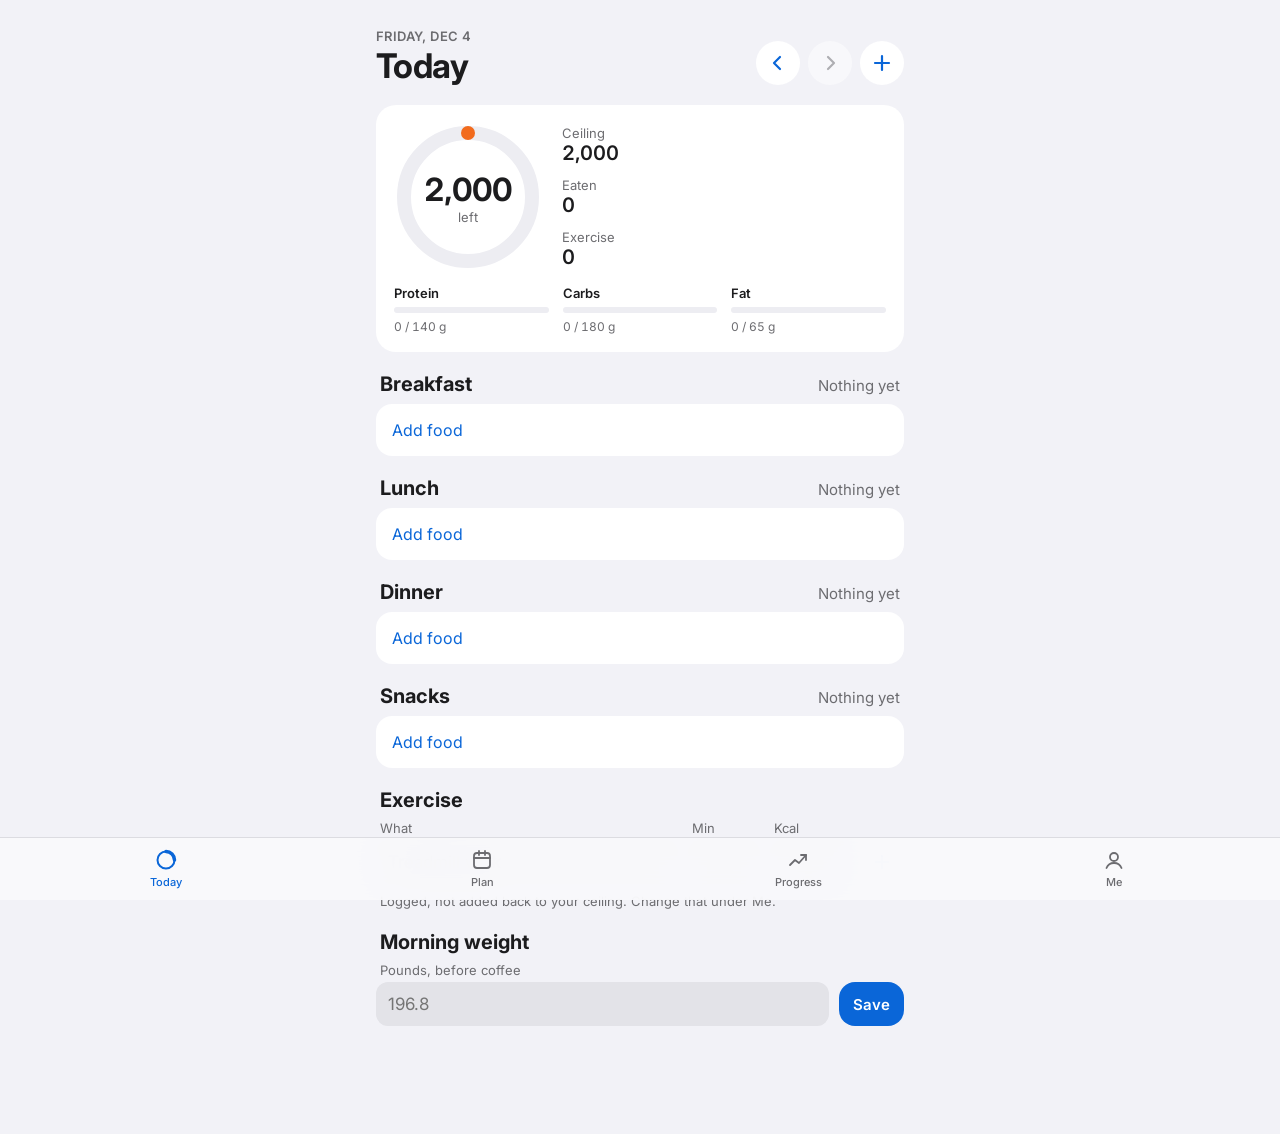
<file: tracker/index.html>
<!doctype html>
<html lang="en">
<head>
<meta charset="utf-8">
<meta name="viewport" content="width=device-width, initial-scale=1, viewport-fit=cover">
<meta name="theme-color" content="#F2F2F7" media="(prefers-color-scheme: light)">
<meta name="theme-color" content="#000000" media="(prefers-color-scheme: dark)">
<title>Tracker</title>
<link rel="manifest" href="manifest.webmanifest">
<link rel="icon" href="icon-192.png">
<link rel="preconnect" href="https://fonts.googleapis.com">
<link rel="preconnect" href="https://fonts.gstatic.com" crossorigin>
<link href="https://fonts.googleapis.com/css2?family=Inter:wght@400;500;600;700&display=swap" rel="stylesheet">
<link rel="stylesheet" href="app.css">
</head>
<body>

<!-- Today -->
<main id="v-today" class="view" aria-label="Today">
  <div class="head">
    <div class="head-text">
      <p class="eyebrow" id="day-eyebrow"></p>
      <h1 id="day-title">Today</h1>
    </div>
    <div class="day-nav">
      <button class="round" id="prev" aria-label="Previous day"><svg width="18" height="18" viewBox="0 0 18 18" fill="none" stroke="currentColor" stroke-width="2.2" stroke-linecap="round" stroke-linejoin="round" aria-hidden="true"><path d="M11 3L5 9l6 6"/></svg></button>
      <button class="round" id="next" aria-label="Next day"><svg width="18" height="18" viewBox="0 0 18 18" fill="none" stroke="currentColor" stroke-width="2.2" stroke-linecap="round" stroke-linejoin="round" aria-hidden="true"><path d="M7 3l6 6-6 6"/></svg></button>
      <button class="round" id="add-top" aria-label="Add food"><svg width="20" height="20" viewBox="0 0 20 20" fill="none" stroke="currentColor" stroke-width="2.2" stroke-linecap="round" aria-hidden="true"><path d="M10 3v14M3 10h14"/></svg></button>
    </div>
  </div>

  <section class="card" aria-label="Calories">
    <div class="ring-wrap">
      <div class="ring" id="ring">
        <svg width="148" height="148" viewBox="0 0 148 148" role="img" id="ring-svg" aria-label="">
          <circle cx="74" cy="74" r="64" fill="none" stroke="var(--track)" stroke-width="14"/>
          <circle class="ring-arc" id="ring-arc" cx="74" cy="74" r="64" fill="none" stroke="var(--cal)" stroke-width="14" stroke-linecap="round" stroke-dasharray="0 402" transform="rotate(-90 74 74)"/>
        </svg>
        <div class="ring-centre"><span class="ring-num" id="ring-num">0</span><span class="ring-lab" id="ring-lab">left</span></div>
      </div>
      <div class="stats">
        <div class="stat"><span class="stat-lab">Ceiling</span><span class="stat-val" id="st-goal">0</span></div>
        <div class="stat"><span class="stat-lab">Eaten</span><span class="stat-val" id="st-food">0</span></div>
        <div class="stat"><span class="stat-lab">Exercise</span><span class="stat-val" id="st-ex">0</span></div>
      </div>
    </div>
    <div class="macros">
      <div class="macro"><span class="macro-name">Protein</span><div class="bar"><i id="mb-p" style="background: var(--blue)"></i></div><span class="macro-val" id="mv-p"></span></div>
      <div class="macro"><span class="macro-name">Carbs</span><div class="bar"><i id="mb-c" style="background: var(--carb)"></i></div><span class="macro-val" id="mv-c"></span></div>
      <div class="macro"><span class="macro-name">Fat</span><div class="bar"><i id="mb-f" style="background: var(--fat)"></i></div><span class="macro-val" id="mv-f"></span></div>
    </div>
  </section>

  <div id="meals"></div>

  <section class="section" aria-label="Exercise">
    <div class="section-head"><h2>Exercise</h2><span class="sub num" id="ex-sub"></span></div>
    <div class="list" id="ex-list"></div>
    <form class="fields" id="ex-form">
      <div class="field"><label for="ex-name">What</label><input class="input" id="ex-name" placeholder="Treadmill walk" autocomplete="off"></div>
      <div class="field" style="flex: 0 0 72px"><label for="ex-min">Min</label><input class="input" id="ex-min" type="number" inputmode="numeric"></div>
      <div class="field" style="flex: 0 0 80px"><label for="ex-kcal">Kcal</label><input class="input" id="ex-kcal" type="number" inputmode="numeric"></div>
      <button class="round" style="align-self: flex-end" aria-label="Add exercise"><svg width="18" height="18" viewBox="0 0 20 20" fill="none" stroke="currentColor" stroke-width="2.2" stroke-linecap="round" aria-hidden="true"><path d="M10 3v14M3 10h14"/></svg></button>
    </form>
    <p class="note" id="ex-note"></p>
  </section>

  <section class="section" aria-label="Morning weight">
    <div class="section-head"><h2>Morning weight</h2><span class="sub num" id="w-sub"></span></div>
    <form class="fields" id="w-form">
      <div class="field"><label for="w-in" class="lab">Pounds, before coffee</label><input class="input" id="w-in" type="number" inputmode="decimal" step="0.1" placeholder="196.8"></div>
      <button class="pill" style="align-self: flex-end; height: 44px">Save</button>
    </form>
  </section>
</main>

<!-- Plan -->
<main id="v-plan" class="view" aria-label="Plan" hidden>
  <div class="head-text"><p class="eyebrow" id="plan-eyebrow">This week's cooking</p><h1>Plan</h1></div>
  <div id="plan-body"></div>
</main>

<!-- Progress -->
<main id="v-progress" class="view" aria-label="Progress" hidden>
  <h1>Progress</h1>
  <div class="seg" role="tablist" id="range">
    <button role="tab" data-r="30" aria-selected="true">Month</button>
    <button role="tab" data-r="90" aria-selected="false">3 months</button>
    <button role="tab" data-r="0" aria-selected="false">All</button>
  </div>
  <section class="card" aria-label="Weight">
    <div style="display: flex; justify-content: space-between; align-items: flex-start">
      <div class="stat"><span class="stat-lab">Trend weight</span><span class="big" id="w-trend">–</span></div>
      <div class="stat" style="align-items: flex-end"><span class="stat-lab">Goal</span><span class="stat-val" id="w-goal" style="font-size: 17px"></span></div>
    </div>
    <svg class="chart" id="w-chart" viewBox="0 0 320 132" role="img" aria-label="Weight trend against the plan line"></svg>
    <div class="axis" id="w-axis"></div>
    <p class="note" style="padding: 0">Dots are mornings. The line is what counts. Dashed is the plan.</p>
  </section>
  <section class="card" aria-label="This week">
    <div style="display: flex; justify-content: space-between; align-items: baseline">
      <span style="font-size: 17px; font-weight: 600">This week</span>
      <span class="note num" style="padding: 0" id="wk-sub"></span>
    </div>
    <div class="bars" id="wk-bars"></div>
    <div class="days" id="wk-days"></div>
  </section>
  <section class="card" aria-label="Your real burn">
    <span style="font-size: 17px; font-weight: 600">Your real burn</span>
    <div class="bar"><i id="burn-bar" style="background: var(--blue)"></i></div>
    <span style="font-size: 15px; color: var(--ink-3)" id="burn-text"></span>
  </section>
</main>

<!-- Me -->
<main id="v-me" class="view" aria-label="Me" hidden>
  <h1>Me</h1>
  <section class="section">
    <div class="section-head"><h2>Goals</h2></div>
    <form class="card" id="goals">
      <div class="fields">
        <div class="field"><label for="g-kcal">Calorie ceiling</label><input class="input" id="g-kcal" type="number" inputmode="numeric"></div>
        <div class="field"><label for="g-p">Protein g</label><input class="input" id="g-p" type="number" inputmode="numeric"></div>
      </div>
      <div class="fields">
        <div class="field"><label for="g-c">Carbs g</label><input class="input" id="g-c" type="number" inputmode="numeric"></div>
        <div class="field"><label for="g-f">Fat g</label><input class="input" id="g-f" type="number" inputmode="numeric"></div>
      </div>
      <label class="switch">Add exercise back to the ceiling <input type="checkbox" id="g-ex"></label>
      <div class="fields">
        <div class="field"><label for="g-ws">Start lb</label><input class="input" id="g-ws" type="number" inputmode="decimal" step="0.1"></div>
        <div class="field"><label for="g-wg">Goal lb</label><input class="input" id="g-wg" type="number" inputmode="decimal" step="0.1"></div>
        <div class="field"><label for="g-rate">Lb a week</label><input class="input" id="g-rate" type="number" inputmode="decimal" step="0.1"></div>
      </div>
      <div class="field"><label for="g-start">Plan started</label><input class="input" id="g-start" type="date"></div>
      <button class="btn">Save goals</button>
    </form>
  </section>
  <section class="section">
    <div class="section-head"><h2>Keys</h2></div>
    <div class="card">
      <div class="field"><label for="k-gem">Gemini key, for plate photos</label><input class="input" id="k-gem" autocomplete="off" placeholder="Paste a key from aistudio.google.com"></div>
      <div class="field"><label for="k-usda">USDA key, for generic foods</label><input class="input" id="k-usda" autocomplete="off" placeholder="Optional; a shared demo key is used without one"></div>
      <button class="btn plain" id="k-save">Save keys</button>
      <p class="note" style="padding: 0" id="k-note"></p>
    </div>
  </section>
  <section class="section">
    <div class="section-head"><h2>Data</h2></div>
    <div class="list">
      <button class="row" id="d-csv"><span class="row-main"><span class="row-title">Export diary as CSV</span><span class="row-sub">One row per food</span></span></button>
      <button class="row" id="d-json"><span class="row-main"><span class="row-title">Back up everything</span><span class="row-sub">A JSON file you can restore later</span></span></button>
      <label class="row" for="d-imp" style="cursor: pointer"><span class="row-main"><span class="row-title" style="color: var(--blue)">Restore from a backup</span><span class="row-sub">Tracker or Fuel Log backups both work</span></span></label>
    </div>
    <input type="file" id="d-imp" accept="application/json,.json" hidden>
    <p class="note">Everything stays on this phone. Food searches go to Open Food Facts and USDA; plate photos go to Google Gemini only when you ask for an estimate.</p>
  </section>
</main>

<nav class="tabbar" role="tablist" aria-label="Sections">
  <button role="tab" data-v="today" aria-selected="true"><svg width="24" height="24" viewBox="0 0 24 24" fill="none" stroke="currentColor" stroke-width="2" aria-hidden="true"><circle cx="12" cy="12" r="8.5"/><path d="M12 3.5a8.5 8.5 0 0 1 8.5 8.5" stroke-width="3.5" stroke-linecap="round"/></svg>Today</button>
  <button role="tab" data-v="plan" aria-selected="false"><svg width="24" height="24" viewBox="0 0 24 24" fill="none" stroke="currentColor" stroke-width="1.8" stroke-linecap="round" stroke-linejoin="round" aria-hidden="true"><rect x="4" y="5" width="16" height="15" rx="3"/><path d="M4 10h16M9 3v4M15 3v4"/></svg>Plan</button>
  <button role="tab" data-v="progress" aria-selected="false"><svg width="24" height="24" viewBox="0 0 24 24" fill="none" stroke="currentColor" stroke-width="1.8" stroke-linecap="round" stroke-linejoin="round" aria-hidden="true"><path d="M4 17l5-5 4 3 7-8"/><path d="M15 7h5v5"/></svg>Progress</button>
  <button role="tab" data-v="me" aria-selected="false"><svg width="24" height="24" viewBox="0 0 24 24" fill="none" stroke="currentColor" stroke-width="1.8" stroke-linecap="round" aria-hidden="true"><circle cx="12" cy="9" r="4"/><path d="M4.5 20c1.4-3.6 4.2-5 7.5-5s6.1 1.4 7.5 5"/></svg>Me</button>
</nav>

<div class="scrim" id="scrim" hidden></div>

<!-- Add food sheet -->
<section class="sheet" id="sheet-add" role="dialog" aria-modal="true" aria-labelledby="add-title" hidden>
  <div class="grabber"></div>
  <div class="sheet-head">
    <button class="link" id="add-cancel">Cancel</button>
    <span class="sheet-title" id="add-title">Add to Breakfast</span>
    <span></span>
  </div>
  <div class="sheet-body" id="add-body">
    <form class="search" id="q-form" role="search">
      <svg width="18" height="18" viewBox="0 0 18 18" fill="none" stroke="currentColor" stroke-width="2" stroke-linecap="round" aria-hidden="true"><circle cx="8" cy="8" r="5.5"/><path d="M12.2 12.2L16 16"/></svg>
      <input id="q" type="search" placeholder="Search foods" aria-label="Search foods" autocomplete="off" enterkeyhint="search">
    </form>
    <div class="tiles">
      <button class="tile" data-panel="scan" aria-pressed="false"><svg width="26" height="26" viewBox="0 0 26 26" fill="none" stroke="currentColor" stroke-width="1.8" stroke-linecap="round" aria-hidden="true"><path d="M3 8V5a2 2 0 0 1 2-2h3M18 3h3a2 2 0 0 1 2 2v3M23 18v3a2 2 0 0 1-2 2h-3M8 23H5a2 2 0 0 1-2-2v-3M8 9v8M11 9v8M14 9v8M18 9v8"/></svg><span>Scan barcode</span></button>
      <button class="tile" data-panel="photo" aria-pressed="false"><svg width="26" height="26" viewBox="0 0 26 26" fill="none" stroke="currentColor" stroke-width="1.8" stroke-linecap="round" stroke-linejoin="round" aria-hidden="true"><path d="M3 9a2 2 0 0 1 2-2h3l2-3h6l2 3h3a2 2 0 0 1 2 2v11a2 2 0 0 1-2 2H5a2 2 0 0 1-2-2z"/><circle cx="13" cy="14" r="4.5"/></svg><span>Photo of plate</span></button>
      <button class="tile" data-panel="quick" aria-pressed="false"><svg width="26" height="26" viewBox="0 0 26 26" fill="none" stroke="currentColor" stroke-width="1.8" stroke-linecap="round" stroke-linejoin="round" aria-hidden="true"><path d="M14 3L6 15h6l-1 8 8-12h-6z"/></svg><span>Quick add</span></button>
    </div>

    <!-- scan -->
    <div id="p-scan" class="section" hidden>
      <video class="scan" id="scan-video" playsinline muted hidden></video>
      <button class="btn plain" id="scan-start">Open camera</button>
      <form class="fields" id="bc-form">
        <div class="field"><label for="bc">Or type the barcode</label><input class="input" id="bc" inputmode="numeric" autocomplete="off" placeholder="0737628064502"></div>
        <button class="pill" style="align-self: flex-end; height: 44px">Look up</button>
      </form>
    </div>

    <!-- photo -->
    <div id="p-photo" class="section" hidden>
      <img class="plate" id="ph-img" alt="Your plate" hidden>
      <div class="fields">
        <label class="btn plain" style="display: flex; align-items: center; justify-content: center">Take photo<input type="file" accept="image/*" capture="environment" id="ph-cam" hidden></label>
        <label class="btn plain" style="display: flex; align-items: center; justify-content: center">From library<input type="file" accept="image/*" id="ph-lib" hidden></label>
      </div>
      <input class="input" id="ph-note" placeholder="Anything it can't see? (left half the rice)" autocomplete="off">
      <button class="btn" id="ph-go" disabled>Estimate</button>
      <div id="ph-results" class="section"></div>
      <button class="btn" id="ph-add" hidden>Add</button>
    </div>

    <!-- quick add -->
    <form id="p-quick" class="card" hidden>
      <div class="field"><label for="qa-name">What it was</label><input class="input" id="qa-name" placeholder="Shawarma plate" autocomplete="off"></div>
      <div class="fields">
        <div class="field"><label for="qa-k">Kcal</label><input class="input" id="qa-k" type="number" inputmode="numeric"></div>
        <div class="field"><label for="qa-p">Protein</label><input class="input" id="qa-p" type="number" inputmode="decimal"></div>
        <div class="field"><label for="qa-c">Carbs</label><input class="input" id="qa-c" type="number" inputmode="decimal"></div>
        <div class="field"><label for="qa-f">Fat</label><input class="input" id="qa-f" type="number" inputmode="decimal"></div>
      </div>
      <button class="btn">Add</button>
    </form>

    <!-- lists -->
    <div id="p-lists" class="section">
      <div class="seg" role="tablist" id="add-seg">
        <button role="tab" data-l="plan" aria-selected="true">Planned</button>
        <button role="tab" data-l="recent" aria-selected="false">Recent</button>
        <button role="tab" data-l="mine" aria-selected="false">My foods</button>
      </div>
      <div id="add-list" class="section"></div>
    </div>

    <!-- search results -->
    <div id="p-search" class="section" hidden></div>

    <!-- new custom food -->
    <form id="p-custom" class="card" hidden>
      <span style="font-size: 17px; font-weight: 600">New food</span>
      <div class="field"><label for="cf-name">Name</label><input class="input" id="cf-name" placeholder="Meal-prep beef bowl" autocomplete="off"></div>
      <div class="fields">
        <div class="field"><label for="cf-serv">Serving</label><input class="input" id="cf-serv" placeholder="1 bowl" autocomplete="off"></div>
        <div class="field"><label for="cf-k">Kcal</label><input class="input" id="cf-k" type="number" inputmode="numeric"></div>
      </div>
      <div class="fields">
        <div class="field"><label for="cf-p">Protein</label><input class="input" id="cf-p" type="number" inputmode="decimal"></div>
        <div class="field"><label for="cf-c">Carbs</label><input class="input" id="cf-c" type="number" inputmode="decimal"></div>
        <div class="field"><label for="cf-f">Fat</label><input class="input" id="cf-f" type="number" inputmode="decimal"></div>
      </div>
      <div class="field"><label for="cf-bc">Barcode</label><input class="input" id="cf-bc" inputmode="numeric" autocomplete="off" placeholder="Optional"></div>
      <button class="btn">Save food</button>
    </form>
  </div>
</section>

<!-- Food detail sheet -->
<section class="sheet short" id="sheet-food" role="dialog" aria-modal="true" aria-labelledby="fd-name" hidden>
  <div class="grabber"></div>
  <div class="sheet-head">
    <button class="link" id="fd-back">Back</button>
    <span class="sheet-title" id="fd-meal"></span>
    <span></span>
  </div>
  <div class="sheet-body">
    <div>
      <p class="eyebrow" id="fd-src"></p>
      <h2 class="food-name" id="fd-name"></h2>
      <span class="row-sub" id="fd-brand"></span>
    </div>
    <div class="fields">
      <div class="field">
        <span class="lab">Amount</span>
        <div class="stepper">
          <button type="button" id="fd-minus" aria-label="Less">−</button>
          <input class="input num" id="fd-qty" type="number" inputmode="decimal" step="0.25" aria-label="Amount">
          <button type="button" id="fd-plus" aria-label="More">+</button>
        </div>
      </div>
    </div>
    <div class="field"><label for="fd-unit">Unit</label><select class="input" id="fd-unit"></select></div>
    <div class="card facts">
      <div><b id="fd-k">0</b><small>kcal</small></div>
      <div><b id="fd-p">0</b><small>protein</small></div>
      <div><b id="fd-c">0</b><small>carbs</small></div>
      <div><b id="fd-f">0</b><small>fat</small></div>
    </div>
    <p class="note" id="fd-after"></p>
    <button class="btn" id="fd-add">Add</button>
    <button class="btn danger" id="fd-del" hidden>Remove from diary</button>
  </div>
</section>

<div class="toast" id="toast" role="status" aria-live="polite"></div>

<script src="core.js"></script>
<script src="app.js"></script>
</body>
</html>
</file>
<file: tracker/app.css>
:root {
  --bg: #F2F2F7;
  --card: #FFFFFF;
  --fill: #E3E3E8;
  --track: #EDEDF2;
  --sep: #E5E5EA;
  --ink: #1C1C1E;
  --ink-2: #6C6C70;
  --ink-3: #3A3A3C;
  --blue: #0A66D8;
  --blue-soft: #E6F0FC;
  --cal: #F26B1D;
  --cal-soft: #F9C3A1;
  --carb: #D99A00;
  --fat: #7A4FE0;
  --bad: #C4271C;
  --bar: rgba(249, 249, 251, 0.94);
  --bar-line: #DCDCE1;
  --scrim: rgba(0, 0, 0, 0.32);
  --radius: 16px;
  --font: -apple-system, "SF Pro Text", Inter, system-ui, sans-serif;
  color-scheme: light;
}
@media (prefers-color-scheme: dark) {
  :root {
    --bg: #000000;
    --card: #1C1C1E;
    --fill: #2C2C2E;
    --track: #2C2C2E;
    --sep: #38383A;
    --ink: #F2F2F7;
    --ink-2: #98989F;
    --ink-3: #D1D1D6;
    --blue: #3D8EF0;
    --blue-soft: #16304F;
    --cal: #FF7A2E;
    --cal-soft: #6B3A1F;
    --carb: #E8AE1A;
    --fat: #9C7BF0;
    --bad: #FF6B60;
    --bar: rgba(22, 22, 24, 0.94);
    --bar-line: #2C2C2E;
    --scrim: rgba(0, 0, 0, 0.55);
    color-scheme: dark;
  }
}

* { box-sizing: border-box; -webkit-tap-highlight-color: transparent; }
html, body { margin: 0; background: var(--bg); color: var(--ink); font-family: var(--font); }
body { overscroll-behavior-y: none; -webkit-font-smoothing: antialiased; }
button, input, select { font: inherit; color: inherit; }
button { cursor: pointer; }
[hidden] { display: none !important; }
.num { font-variant-numeric: tabular-nums; }

/* views */
.view { max-width: 560px; margin: 0 auto; padding: calc(env(safe-area-inset-top) + 28px) 16px calc(env(safe-area-inset-bottom) + 108px); display: flex; flex-direction: column; gap: 20px; }
.head { display: flex; align-items: flex-end; justify-content: space-between; gap: 12px; }
.head-text { display: flex; flex-direction: column; gap: 2px; min-width: 0; }
.eyebrow { font-size: 13px; font-weight: 600; color: var(--ink-2); text-transform: uppercase; letter-spacing: 0.4px; margin: 0; }
h1 { margin: 0; font-size: 34px; font-weight: 700; letter-spacing: -0.6px; line-height: 1.15; }
h2 { margin: 0; font-size: 20px; font-weight: 700; }
.round { width: 44px; height: 44px; border-radius: 22px; border: 0; background: var(--card); color: var(--blue); display: inline-flex; align-items: center; justify-content: center; flex-shrink: 0; }
.round:disabled { color: var(--ink-2); opacity: 0.5; }
.day-nav { display: flex; gap: 8px; }

.card { background: var(--card); border-radius: 20px; padding: 18px; display: flex; flex-direction: column; gap: 14px; }
.section { display: flex; flex-direction: column; gap: 8px; }
#meals { display: flex; flex-direction: column; gap: 20px; }
.section-head { display: flex; justify-content: space-between; align-items: baseline; padding: 0 4px; }
.section-head .sub { font-size: 15px; color: var(--ink-2); }
.note { font-size: 13px; color: var(--ink-2); padding: 0 4px; margin: 0; line-height: 1.4; }

/* grouped list */
.list { background: var(--card); border-radius: var(--radius); overflow: hidden; }
.row { display: flex; align-items: center; gap: 12px; padding: 11px 16px; min-height: 52px; width: 100%; border: 0; background: none; text-align: left; position: relative; }
.row + .row::before { content: ""; position: absolute; top: 0; left: 16px; right: 0; height: 1px; background: var(--sep); }
button.row:active { background: var(--fill); }
.row-main { display: flex; flex-direction: column; flex-grow: 1; min-width: 0; }
.row-title { font-size: 16px; overflow: hidden; text-overflow: ellipsis; white-space: nowrap; }
.row-sub { font-size: 13px; color: var(--ink-2); overflow: hidden; text-overflow: ellipsis; white-space: nowrap; }
.row-val { font-size: 16px; font-variant-numeric: tabular-nums; flex-shrink: 0; }
.row-empty { color: var(--ink-2); font-size: 15px; }
.row-add { color: var(--blue); font-size: 16px; }
.icon-tile { width: 36px; height: 36px; border-radius: 10px; display: flex; align-items: center; justify-content: center; flex-shrink: 0; background: var(--cal-soft); color: var(--cal); }
.pill { font-size: 15px; font-weight: 600; color: #FFFFFF; background: var(--blue); padding: 8px 14px; border-radius: 16px; border: 0; flex-shrink: 0; }
.pill.soft { color: var(--blue); background: var(--blue-soft); }
.plus { width: 32px; height: 32px; border-radius: 16px; border: 0; background: var(--blue-soft); color: var(--blue); display: flex; align-items: center; justify-content: center; flex-shrink: 0; }
.tag { font-size: 11px; font-weight: 600; color: var(--blue); background: var(--blue-soft); border-radius: 6px; padding: 2px 6px; margin-left: 6px; vertical-align: 2px; }

/* ring */
.ring-wrap { display: flex; align-items: center; gap: 20px; }
.ring { position: relative; width: 148px; height: 148px; flex-shrink: 0; }
.ring svg { display: block; }
.ring-arc { transition: stroke-dasharray 0.6s cubic-bezier(0.2, 0.9, 0.3, 1); }
.ring-centre { position: absolute; inset: 0; display: flex; flex-direction: column; align-items: center; justify-content: center; }
.ring-num { font-size: 32px; font-weight: 700; letter-spacing: -0.8px; font-variant-numeric: tabular-nums; }
.ring-lab { font-size: 13px; color: var(--ink-2); }
.ring.over .ring-lab { color: var(--bad); font-weight: 600; }
.stats { display: flex; flex-direction: column; gap: 12px; flex-grow: 1; }
.stat { display: flex; flex-direction: column; }
.stat-lab { font-size: 13px; color: var(--ink-2); }
.stat-val { font-size: 20px; font-weight: 600; font-variant-numeric: tabular-nums; }
.macros { display: grid; grid-template-columns: repeat(3, minmax(0, 1fr)); gap: 14px; }
.macro { display: flex; flex-direction: column; gap: 6px; }
.macro-name { font-size: 13px; font-weight: 600; }
.bar { height: 6px; border-radius: 3px; background: var(--track); overflow: hidden; }
.bar i { display: block; height: 6px; border-radius: 3px; width: 0; transition: width 0.5s ease; }
.macro-val { font-size: 12px; color: var(--ink-2); font-variant-numeric: tabular-nums; }

/* fields */
.field { display: flex; flex-direction: column; gap: 4px; flex: 1 1 0; min-width: 0; }
.field label, .lab { font-size: 13px; color: var(--ink-2); padding-left: 4px; }
.input, select.input { height: 44px; border-radius: 12px; border: 0; background: var(--fill); padding: 0 12px; font-size: 17px; width: 100%; outline: none; }
.card .input { background: var(--bg); }
.input:focus { box-shadow: 0 0 0 2px var(--blue); }
.fields { display: flex; gap: 10px; }
.btn { height: 48px; border-radius: 14px; border: 0; background: var(--blue); color: #FFFFFF; font-size: 17px; font-weight: 600; width: 100%; }
.btn:disabled { opacity: 0.4; }
.btn.plain { background: var(--fill); color: var(--blue); }
.btn.danger { background: none; color: var(--bad); }
.link { border: 0; background: none; color: var(--blue); font-size: 17px; padding: 10px 0; min-width: 64px; text-align: left; }
.link.right { text-align: right; }
.switch { display: flex; align-items: center; justify-content: space-between; gap: 12px; font-size: 16px; min-height: 44px; }
.switch input { width: 51px; height: 31px; appearance: none; -webkit-appearance: none; background: var(--fill); border-radius: 16px; position: relative; transition: background 0.2s; flex-shrink: 0; margin: 0; }
.switch input::after { content: ""; position: absolute; top: 2px; left: 2px; width: 27px; height: 27px; border-radius: 14px; background: #FFFFFF; box-shadow: 0 2px 4px rgba(0, 0, 0, 0.2); transition: transform 0.2s; }
.switch input:checked { background: #34A853; }
.switch input:checked::after { transform: translateX(20px); }

/* segmented control */
.seg { display: grid; grid-auto-columns: minmax(0, 1fr); grid-auto-flow: column; background: var(--fill); border-radius: 10px; padding: 2px; }
.seg button { border: 0; background: transparent; height: 32px; border-radius: 8px; font-size: 13px; font-weight: 500; }
.seg button[aria-selected="true"] { background: var(--card); font-weight: 600; box-shadow: 0 1px 3px rgba(0, 0, 0, 0.12); }

/* tab bar */
.tabbar { position: fixed; left: 0; right: 0; bottom: 0; z-index: 10; background: var(--bar); backdrop-filter: saturate(180%) blur(20px); -webkit-backdrop-filter: saturate(180%) blur(20px); border-top: 1px solid var(--bar-line); padding: 6px 8px calc(env(safe-area-inset-bottom) + 6px); display: grid; grid-template-columns: repeat(4, minmax(0, 1fr)); }
.tabbar button { border: 0; background: none; display: flex; flex-direction: column; align-items: center; gap: 3px; color: var(--ink-2); font-size: 11px; font-weight: 500; padding: 4px 0; min-height: 50px; }
.tabbar button[aria-selected="true"] { color: var(--blue); }

/* sheets */
.scrim { position: fixed; inset: 0; background: var(--scrim); z-index: 20; opacity: 0; transition: opacity 0.25s; }
.scrim.on { opacity: 1; }
.sheet { position: fixed; left: 0; right: 0; bottom: 0; z-index: 21; max-width: 560px; margin: 0 auto; height: calc(100% - env(safe-area-inset-top) - 44px); background: var(--bg); border-radius: 14px 14px 0 0; display: flex; flex-direction: column; transform: translateY(105%); box-shadow: 0 -6px 28px rgba(0, 0, 0, 0.14); transition: transform 0.38s cubic-bezier(0.2, 0.9, 0.25, 1); }
.sheet.on { transform: translateY(0); }
.sheet.short { height: auto; max-height: calc(100% - env(safe-area-inset-top) - 44px); }
.grabber { width: 36px; height: 5px; border-radius: 3px; background: var(--ink-2); opacity: 0.35; align-self: center; margin-top: 8px; flex-shrink: 0; }
.sheet-head { display: grid; grid-template-columns: 1fr auto 1fr; align-items: center; padding: 4px 16px; flex-shrink: 0; }
.sheet-title { font-size: 17px; font-weight: 600; text-align: center; white-space: nowrap; overflow: hidden; text-overflow: ellipsis; }
.sheet-body { overflow-y: auto; padding: 8px 16px calc(env(safe-area-inset-bottom) + 24px); display: flex; flex-direction: column; gap: 16px; -webkit-overflow-scrolling: touch; }
.search { display: flex; align-items: center; gap: 8px; background: var(--fill); border-radius: 12px; padding: 0 12px; height: 44px; color: var(--ink-2); }
.search input { border: 0; background: transparent; font-size: 17px; flex-grow: 1; outline: none; min-width: 0; color: var(--ink); }
.tiles { display: grid; grid-template-columns: repeat(3, minmax(0, 1fr)); gap: 10px; }
.tile { border: 0; background: var(--card); border-radius: 16px; padding: 14px 6px; display: flex; flex-direction: column; align-items: center; gap: 8px; font-size: 13px; font-weight: 600; color: var(--blue); }
.tile span { color: var(--ink); }
.tile[aria-pressed="true"] { box-shadow: 0 0 0 2px var(--blue); }
.facts { display: grid; grid-template-columns: repeat(4, minmax(0, 1fr)); gap: 8px; text-align: center; }
.facts b { display: block; font-size: 22px; font-weight: 700; font-variant-numeric: tabular-nums; }
.facts small { font-size: 12px; color: var(--ink-2); }
.food-name { font-size: 22px; font-weight: 700; margin: 0; }
.stepper { display: flex; align-items: center; gap: 8px; }
.stepper button { width: 44px; height: 44px; border-radius: 12px; border: 0; background: var(--card); color: var(--blue); font-size: 22px; font-weight: 500; flex-shrink: 0; }
.stepper .input { text-align: center; }
video.scan { width: 100%; border-radius: 16px; background: #000; aspect-ratio: 4 / 3; object-fit: cover; }
img.plate { width: 100%; border-radius: 16px; max-height: 260px; object-fit: cover; }
.est { background: var(--card); border-radius: 16px; padding: 12px 16px; display: flex; flex-direction: column; gap: 8px; }
.est-top { display: flex; align-items: center; gap: 10px; font-size: 16px; }
.est-top input { width: 22px; height: 22px; accent-color: var(--blue); }
.conf { font-size: 11px; font-weight: 600; border-radius: 6px; padding: 2px 6px; background: var(--fill); color: var(--ink-2); margin-left: auto; }

/* progress */
.big { font-size: 30px; font-weight: 700; letter-spacing: -0.6px; font-variant-numeric: tabular-nums; }
.big small { font-size: 17px; font-weight: 500; color: var(--ink-2); }
.chart { width: 100%; height: auto; display: block; }
.axis { display: flex; justify-content: space-between; font-size: 12px; color: var(--ink-2); }
.bars { position: relative; height: 112px; display: grid; grid-template-columns: repeat(7, minmax(0, 1fr)); gap: 10px; align-items: end; }
.bars i { display: block; border-radius: 6px; background: var(--cal); min-height: 4px; transition: height 0.5s ease; }
.bars i.over { background: var(--cal-soft); }
.bars i.part { background: var(--track); }
.ceiling { position: absolute; left: 0; right: 0; border-top: 1.5px dashed var(--ink-2); opacity: 0.5; }
.days { display: grid; grid-template-columns: repeat(7, minmax(0, 1fr)); gap: 10px; font-size: 12px; color: var(--ink-2); text-align: center; }

/* toast */
.toast { position: fixed; left: 50%; bottom: calc(env(safe-area-inset-bottom) + 92px); transform: translate(-50%, 20px); z-index: 40; background: var(--ink); color: var(--bg); font-size: 15px; padding: 10px 16px; border-radius: 14px; max-width: calc(100% - 32px); opacity: 0; pointer-events: none; transition: opacity 0.2s, transform 0.2s; }
.toast.on { opacity: 1; transform: translate(-50%, 0); }
.toast.bad { background: var(--bad); color: #FFFFFF; }
@media (prefers-reduced-motion: reduce) { * { transition: none !important; } }
</file>
